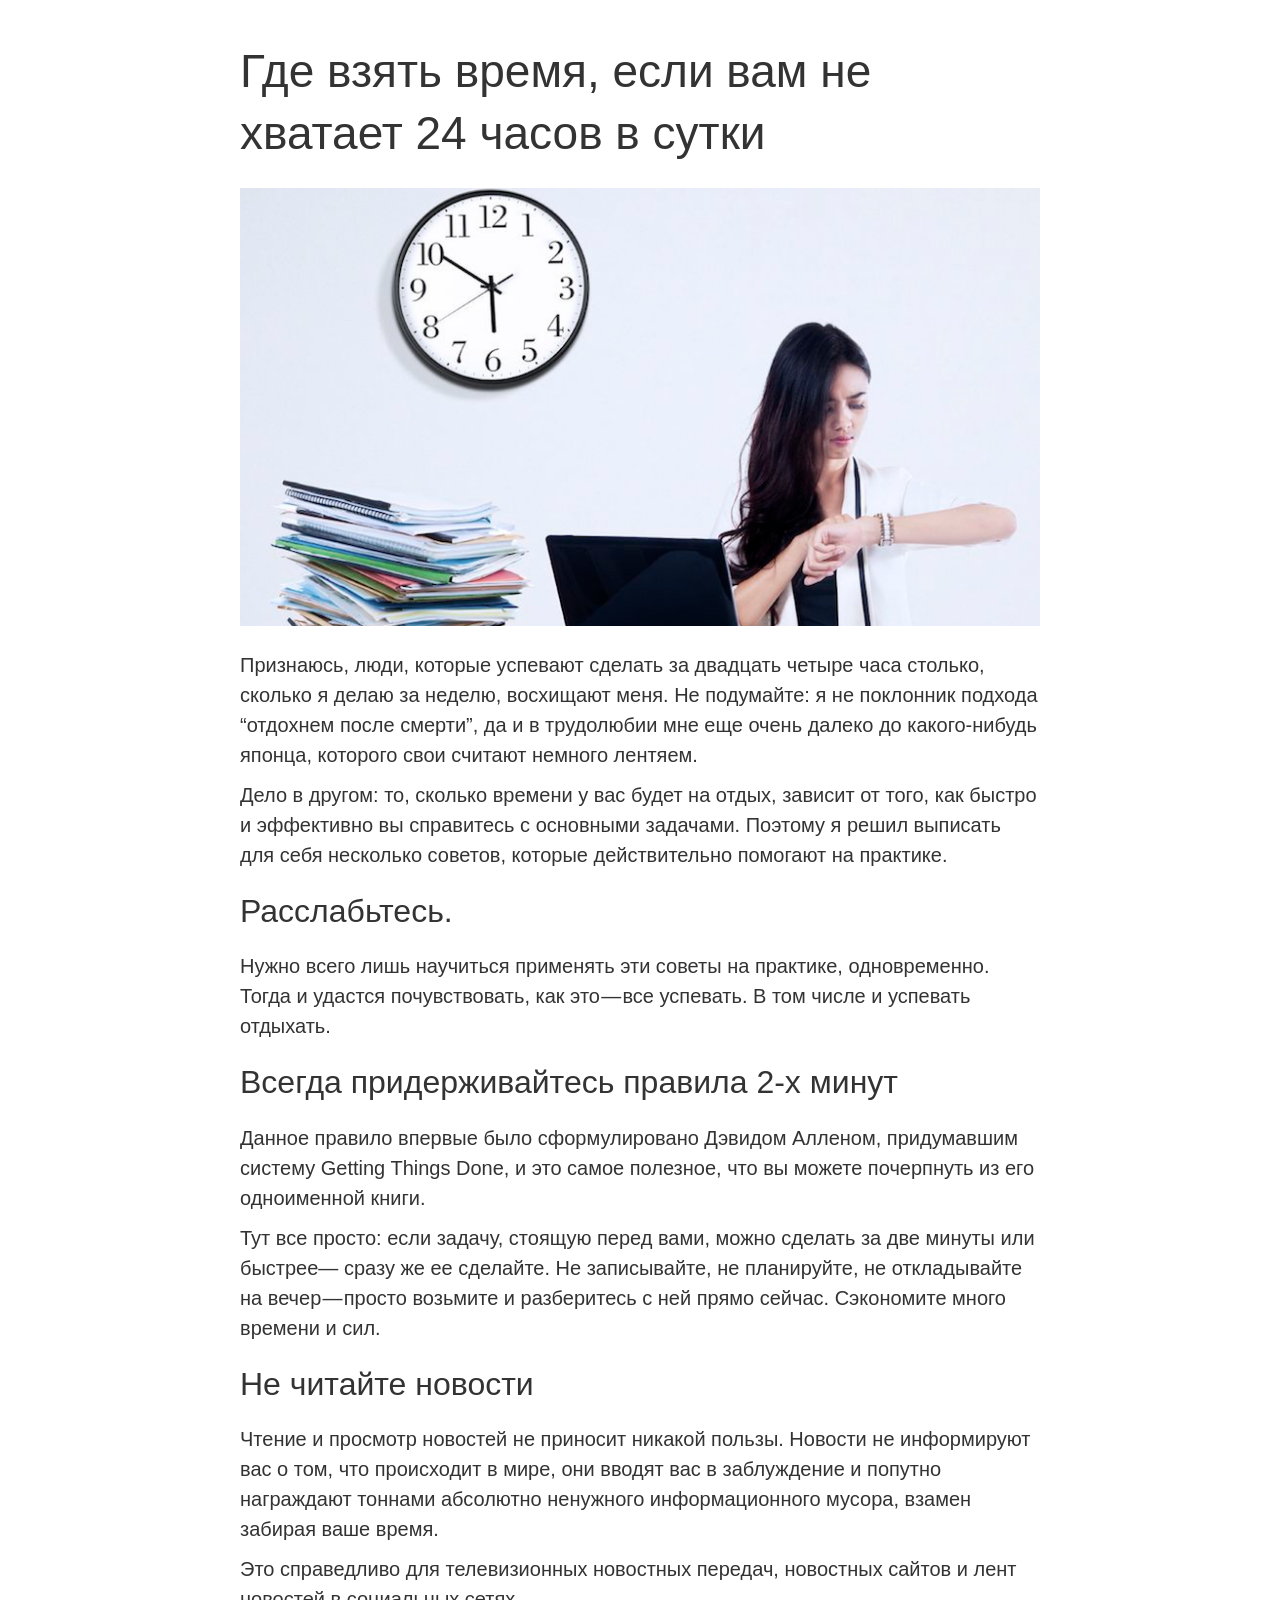
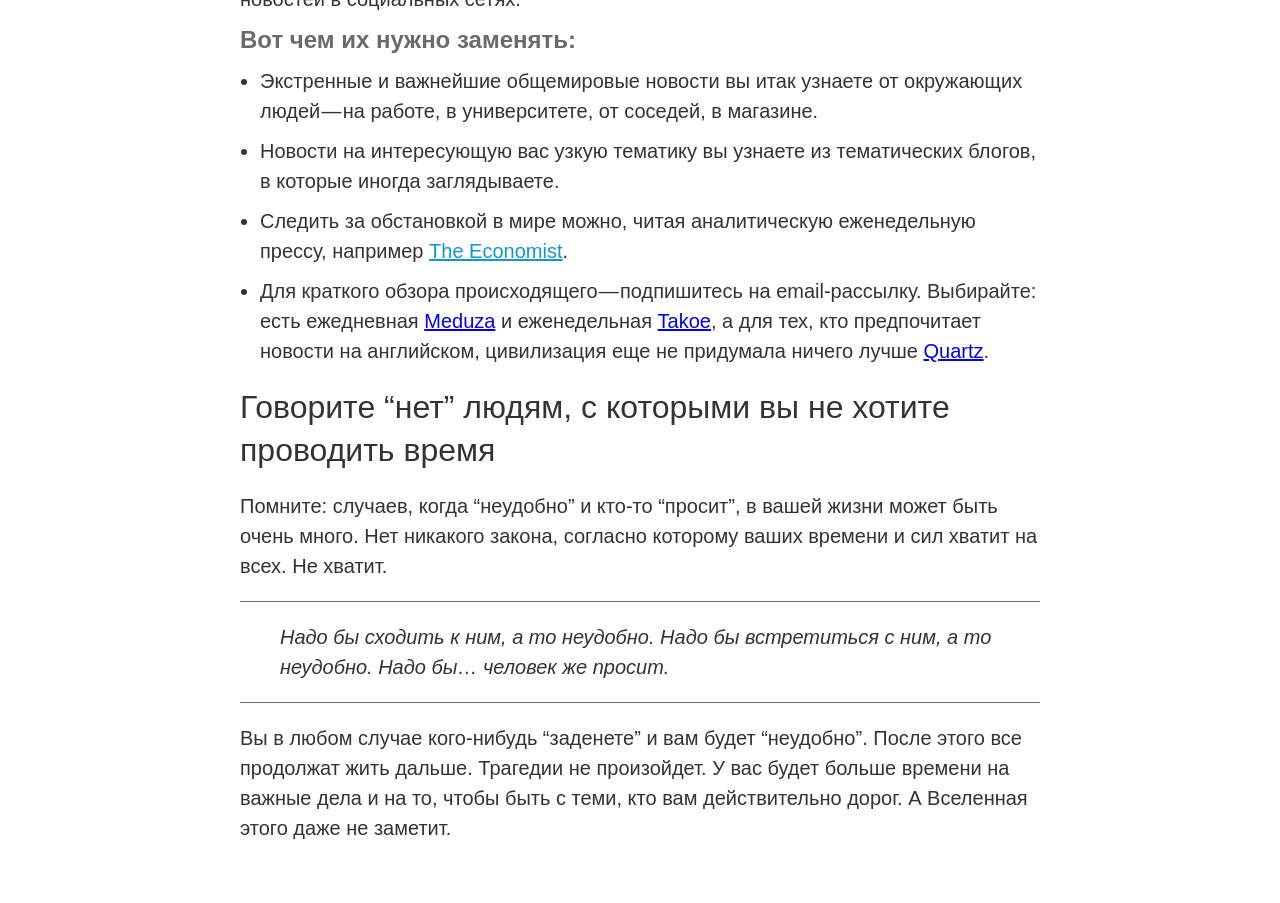
<file: 2-broken-article/index.html>
<!DOCTYPE html>
<html>
    <head>
        <meta charset="utf-8">
        <title>Где взять время, если вам не хватает 24 часов в сутки</title>
        <link href="css/style.css" rel="stylesheet">
    </head>
    <body class="article_wrapper">
        <div class="text_section">
            <h1 class="main_title">Где взять время, если вам не хватает 24 часов в сутки</h1>
            <img src="images/work.png" alt="Работа и время" class="article_photo">
            <p class="text">
                Признаюсь, люди, которые успевают сделать за двадцать четыре часа столько, сколько я делаю за неделю, восхищают меня. Не подумайте: я не поклонник подхода “отдохнем после смерти”, да и в трудолюбии мне еще очень далеко до какого-нибудь японца, которого свои считают немного лентяем.
            </p>
            <p class="text">
                Дело в другом: то, сколько времени у вас будет на отдых, зависит от того, как быстро и эффективно вы справитесь с основными задачами. Поэтому я решил выписать для себя несколько советов, которые действительно помогают на практике.
            </p>
        </div>

        <div class="text_section">
            <h2 class="paragraph_title">Расслабьтесь.</h2>
            <p class="text">
                Нужно всего лишь научиться применять эти советы на практике, одновременно. Тогда и удастся почувствовать, как это — все успевать. В том числе и успевать отдыхать.
            </p>
        </div>

        <div class="text_section">
            <h2 class="paragraph_title">Всегда придерживайтесь правила 2-х минут</h2>
            <p class="text">
                Данное правило впервые было сформулировано Дэвидом Алленом, придумавшим систему Getting Things Done, и это самое полезное, что вы можете почерпнуть из его одноименной книги.
            </p>
            <p class="text">
                Тут все просто: если задачу, стоящую перед вами, можно сделать за две минуты или быстрее— сразу же ее сделайте. Не записывайте, не планируйте, не откладывайте на вечер — просто возьмите и разберитесь с ней прямо сейчас. Сэкономите много времени и сил.
            </p>
        </div>

        <div class="text_section">
            <h2 class="paragraph_title">Не читайте новости</h2>
            <p class="text">
                Чтение и просмотр новостей не приносит никакой пользы. Новости не информируют вас о том, что происходит в мире, они вводят вас в заблуждение и попутно награждают тоннами абсолютно ненужного информационного мусора, взамен забирая ваше время.
            </p>
            <p class="text">
                Это справедливо для телевизионных новостных передач, новостных сайтов и лент новостей в социальных сетях.
            </p>
            
            <h3 class="list_title">Вот чем их нужно заменять:</h3>
            <ul class="list">
                <li class="list_item">
                    Экстренные и важнейшие общемировые новости вы итак узнаете от окружающих людей — на работе, в университете, от соседей, в магазине.
                </li>
                <li class="list_item">
                    Новости на интересующую вас узкую тематику вы узнаете из тематических блогов, в которые иногда заглядываете.
                </li>
                <li class="list_item">
                    Следить за обстановкой в мире можно, читая аналитическую еженедельную прессу, например <a href="https://www.economist.com/" class="link">The Economist</a>.
                </li>
                <li class="list_item">
                    Для краткого обзора происходящего — подпишитесь на email-рассылку. Выбирайте: есть ежедневная <a href="https://meduza.io/">Meduza</a> и еженедельная <a href="http://takoe.co/">Takoe</a>, а для тех, кто предпочитает новости на английском, цивилизация еще не придумала ничего лучше <a href="https://qz.com/emails/daily-brief/">Quartz</a>.
                </li>
            </ul>
        </div>

        <div class="text_section">
            <h2 class="paragraph_title">Говорите “нет” людям, с которыми вы не хотите проводить время</h2>
            <p class="text">
                Помните: случаев, когда “неудобно” и кто-то “просит”, в вашей жизни может быть очень много. Нет никакого закона, согласно которому ваших времени и сил хватит на всех. Не хватит.
            </p>
            <blockquote class="quote">
                Надо бы сходить к ним, а то неудобно. Надо бы встретиться с ним, а то неудобно. Надо бы… человек же просит.
	    </blockquote>
            <p class="text">
                Вы в любом случае кого-нибудь “заденете” и вам будет “неудобно”. После этого все продолжат жить дальше. Трагедии не произойдет. У вас будет больше времени на важные дела и на то, чтобы быть с теми, кто вам действительно дорог. А Вселенная этого даже не заметит.
            </p>
        </div>
    </body>
</html>
</file>
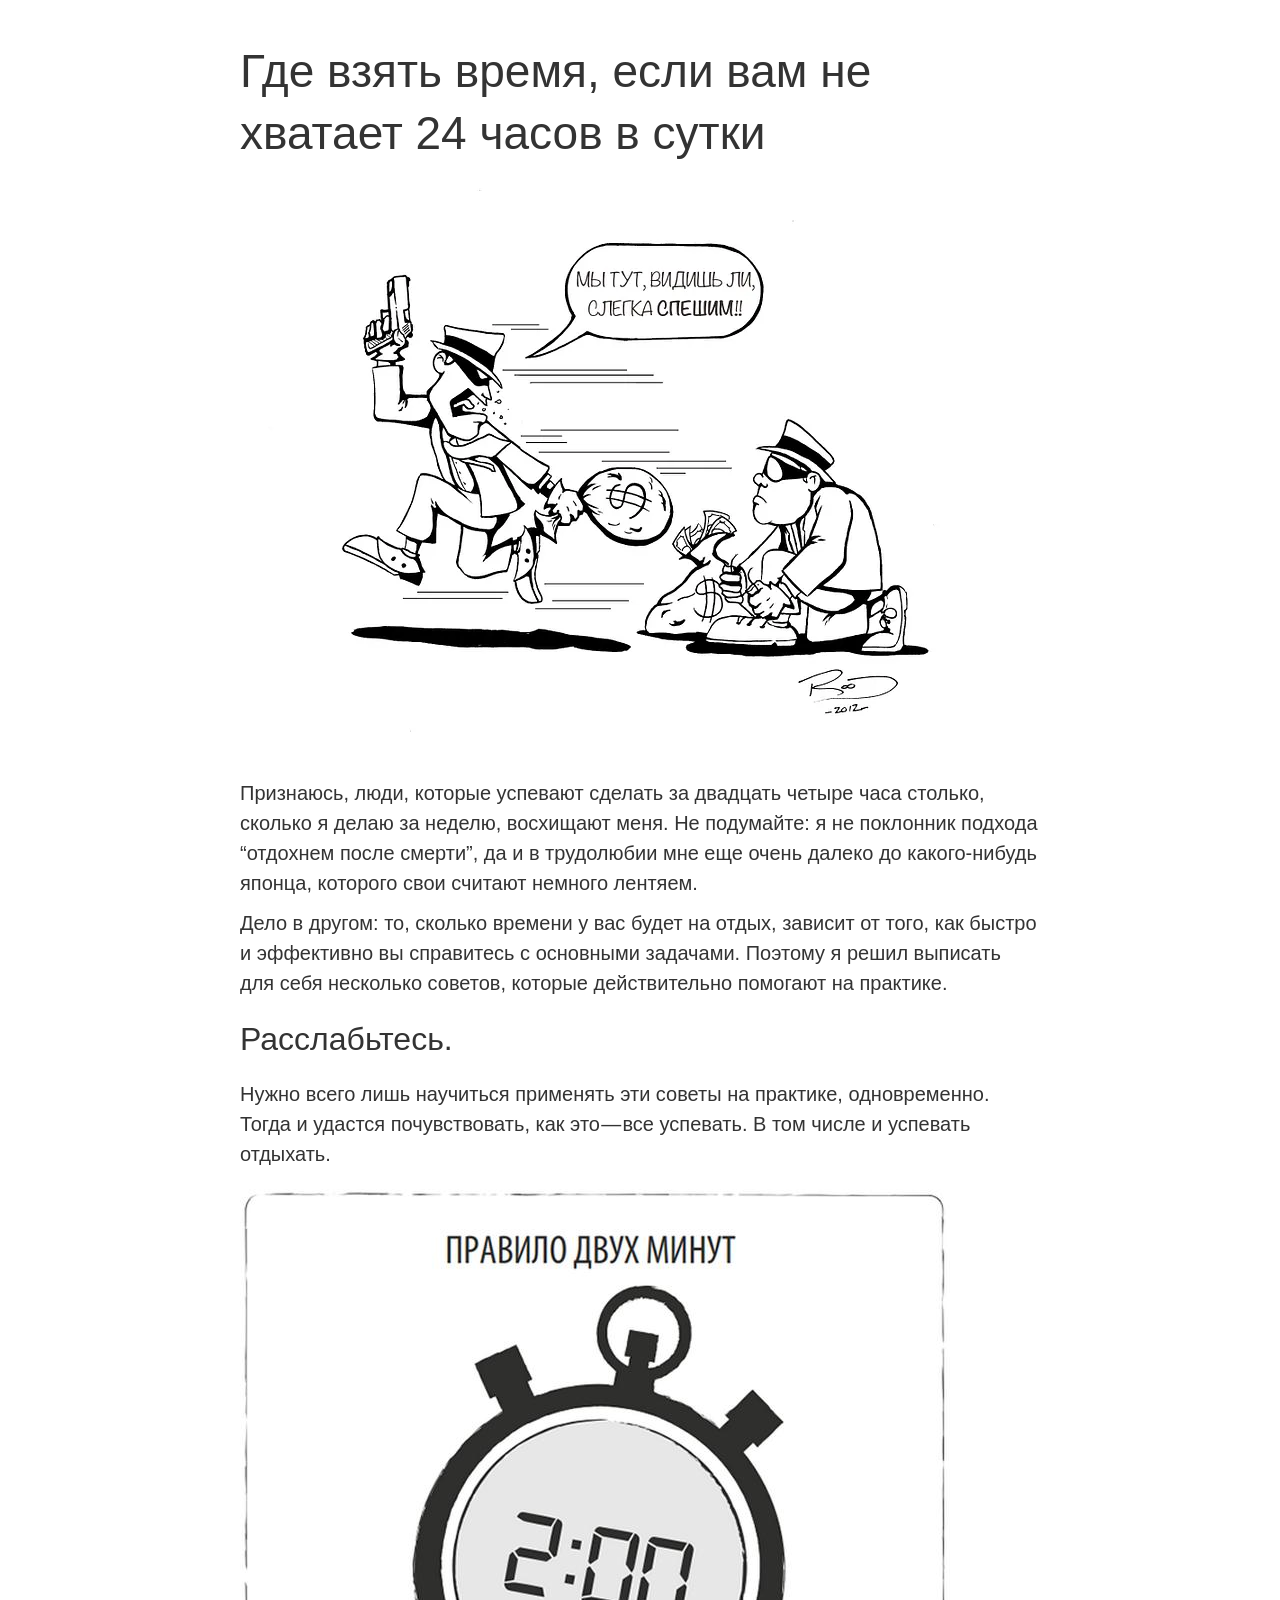
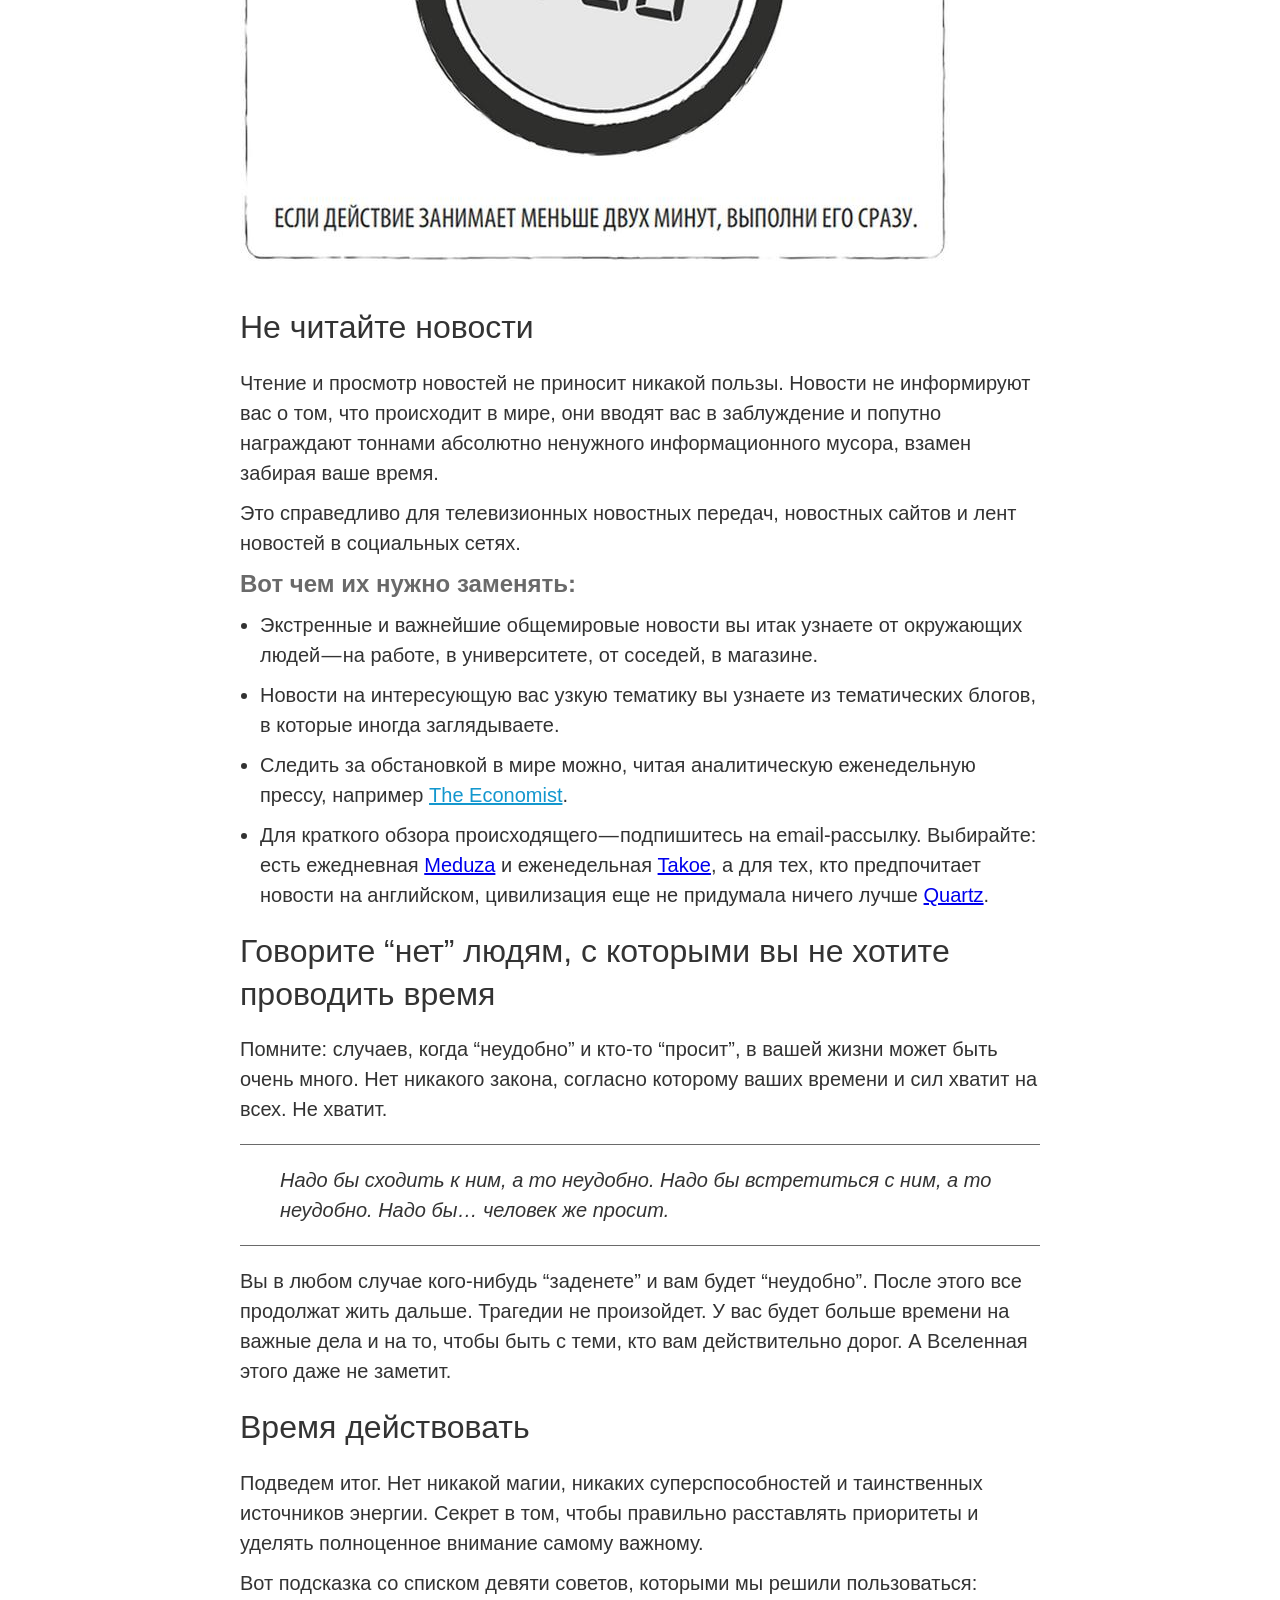
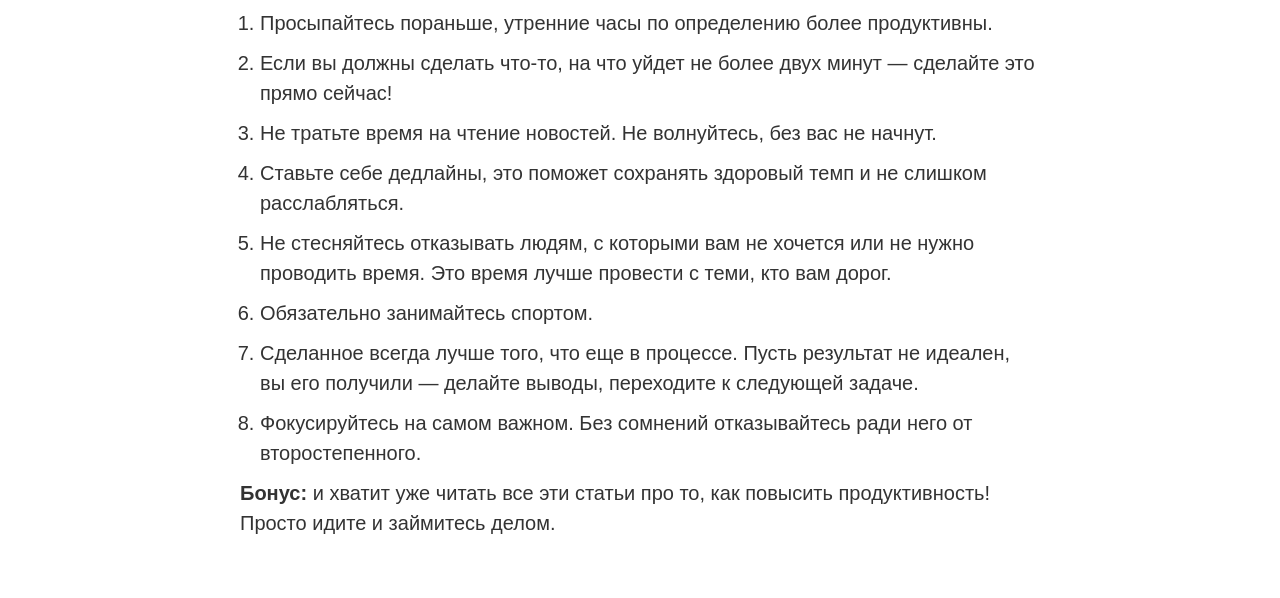
<file: 3-old-article/index.html>
<!DOCTYPE html>
<html>
    <head>
        <meta charset="utf-8">
        <title>Где взять время, если вам не хватает 24 часов в сутки</title>
        <link href="css/style.css" rel="stylesheet">
    </head>
    <body class="article_wrapper">
        <div class="text_section">
            <h1 class="main_title">Где взять время, если вам не хватает 24 часов в сутки</h1>
            <img src="images/robbers.png" alt="Мы тут, видишь ли, слегка спешим!" class="article_photo">
            <p class="text">
                Признаюсь, люди, которые успевают сделать за двадцать четыре часа столько, сколько я делаю за неделю, восхищают меня. Не подумайте: я не поклонник подхода “отдохнем после смерти”, да и в трудолюбии мне еще очень далеко до какого-нибудь японца, которого свои считают немного лентяем.
            </p>
            <p class="text">
                Дело в другом: то, сколько времени у вас будет на отдых, зависит от того, как быстро и эффективно вы справитесь с основными задачами. Поэтому я решил выписать для себя несколько советов, которые действительно помогают на практике.
            </p>
        </div>

        <div class="text_section">
            <h2 class="paragraph_title">Расслабьтесь.</h2>
            <p class="text">
                Нужно всего лишь научиться применять эти советы на практике, одновременно. Тогда и удастся почувствовать, как это — все успевать. В том числе и успевать отдыхать.
            </p>
        </div>

        <div class="text_section">
            <img src="images/2min.jpg" alt="Правило двух минут: если действие занимает меньше двух минут, выполни его сразу" class="article_photo">
        </div>

        <div class="text_section">
            <h2 class="paragraph_title">Не читайте новости</h2>
            <p class="text">
                Чтение и просмотр новостей не приносит никакой пользы. Новости не информируют вас о том, что происходит в мире, они вводят вас в заблуждение и попутно награждают тоннами абсолютно ненужного информационного мусора, взамен забирая ваше время.
            </p>
            <p class="text">
                Это справедливо для телевизионных новостных передач, новостных сайтов и лент новостей в социальных сетях.
            </p>

            <h3 class="list_title">Вот чем их нужно заменять:</h3>
            <ul class="list">
                <li class="list_item">
                    Экстренные и важнейшие общемировые новости вы итак узнаете от окружающих людей — на работе, в университете, от соседей, в магазине.
                </li>
                <li class="list_item">
                    Новости на интересующую вас узкую тематику вы узнаете из тематических блогов, в которые иногда заглядываете.
                </li>
                <li class="list_item">
                    Следить за обстановкой в мире можно, читая аналитическую еженедельную прессу, например <a href="https://www.economist.com/" class="link">The Economist</a>.
                </li>
                <li class="list_item">
                    Для краткого обзора происходящего — подпишитесь на email-рассылку. Выбирайте: есть ежедневная <a href="https://meduza.io/">Meduza</a> и еженедельная <a href="http://takoe.co/">Takoe</a>, а для тех, кто предпочитает новости на английском, цивилизация еще не придумала ничего лучше <a href="https://qz.com/emails/daily-brief/">Quartz</a>.
                </li>
            </ul>
        </div>

        <div class="text_section">
            <h2 class="paragraph_title">Говорите “нет” людям, с которыми вы не хотите проводить время</h2>
            <p class="text">
                Помните: случаев, когда “неудобно” и кто-то “просит”, в вашей жизни может быть очень много. Нет никакого закона, согласно которому ваших времени и сил хватит на всех. Не хватит.
            </p>
            <blockquote class="quote">
                Надо бы сходить к ним, а то неудобно. Надо бы встретиться с ним, а то неудобно. Надо бы… человек же просит.
            </blockquote>
            <p class="text">
                Вы в любом случае кого-нибудь “заденете” и вам будет “неудобно”. После этого все продолжат жить дальше. Трагедии не произойдет. У вас будет больше времени на важные дела и на то, чтобы быть с теми, кто вам действительно дорог. А Вселенная этого даже не заметит.
            </p>
        </div>
        <div class="text_section">
            <h2 class="paragraph_title">Время действовать</h2>
            <p class="text">
                Подведем итог. Нет никакой магии, никаких суперспособностей и таинственных источников энергии. Секрет в том, чтобы правильно расставлять приоритеты и уделять полноценное внимание самому важному.
            </p>
            <p class="text">
                Вот подсказка со списком девяти советов, которыми мы решили пользоваться:
            </p>
            <ol class="list">
                <li class="list_item">Просыпайтесь пораньше, утренние часы по определению более продуктивны.</li>
                <li class="list_item">Если вы должны сделать что-то, на что уйдет не более двух минут — сделайте это прямо сейчас!</li>
                <li class="list_item">Не тратьте время на чтение новостей. Не волнуйтесь, без вас не начнут.</li>
                <li class="list_item">Ставьте себе дедлайны, это поможет сохранять здоровый темп и не слишком расслабляться.</li>
                <li class="list_item">Не стесняйтесь отказывать людям, с которыми вам не хочется или не нужно проводить время. Это время лучше провести с теми, кто вам дорог.</li>
                <li class="list_item">Обязательно занимайтесь спортом.</li>
                <li class="list_item">Сделанное всегда лучше того, что еще в процессе. Пусть результат не идеален, вы его получили — делайте выводы, переходите к следующей задаче.</li>
                <li class="list_item">Фокусируйтесь на самом важном. Без сомнений отказывайтесь ради него от второстепенного.</li>
            </ol>
            <p class="text">
                <strong>Бонус:</strong> и хватит уже читать все эти статьи про то, как повысить продуктивность! Просто идите и займитесь делом.
            </p>
        </div>
    </body>
</html>
</file>
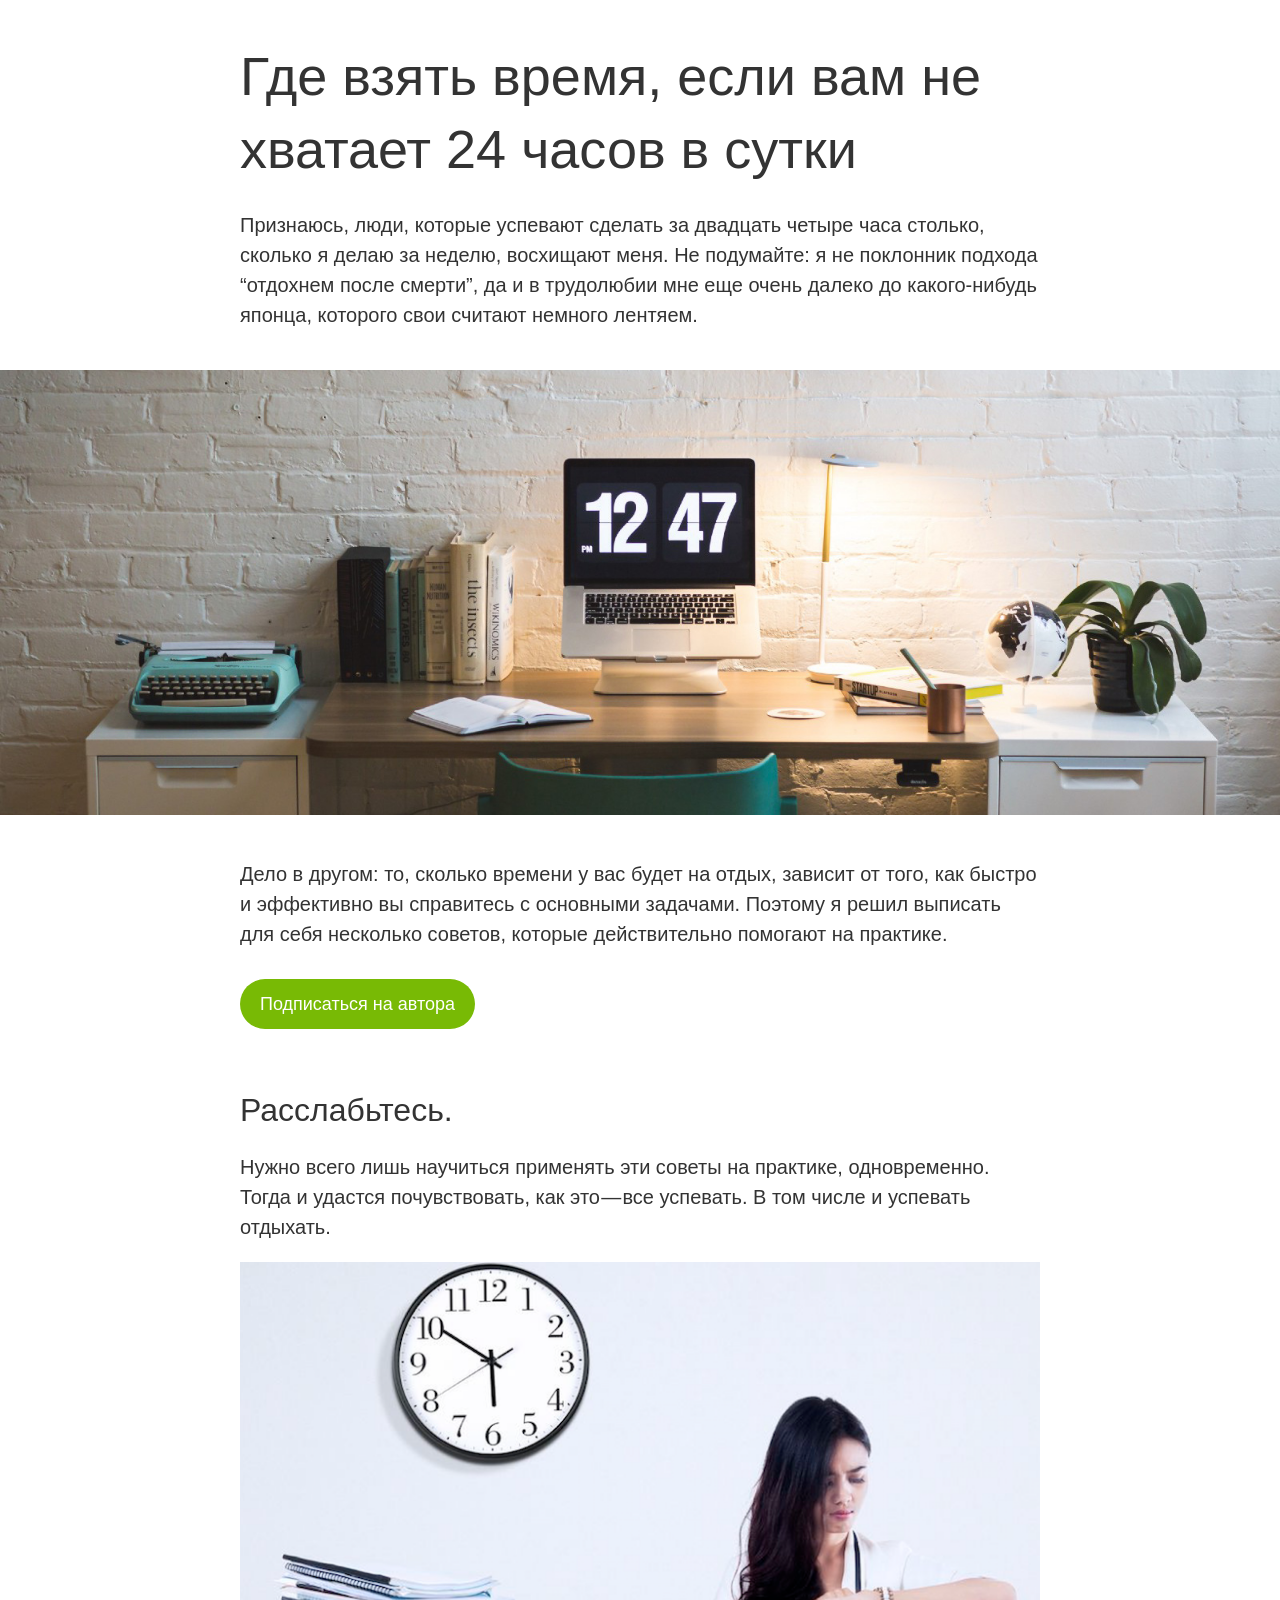
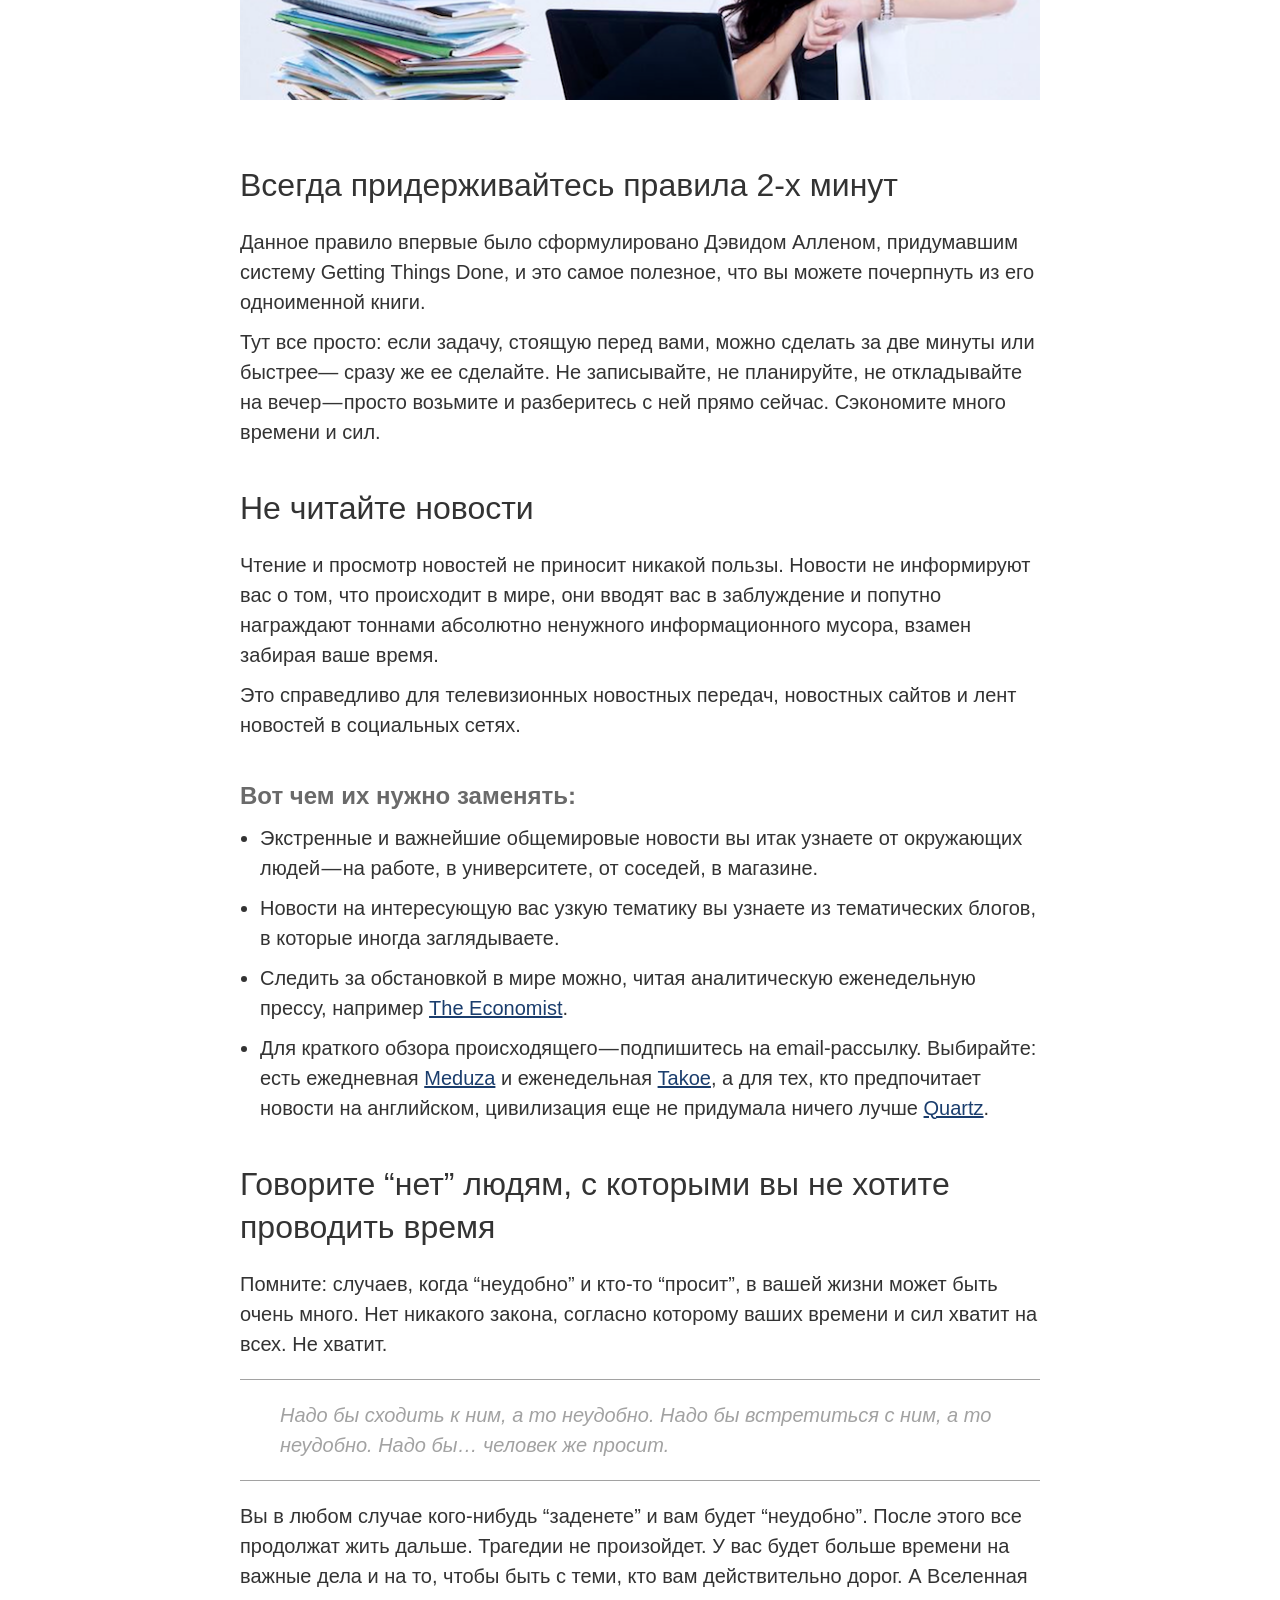
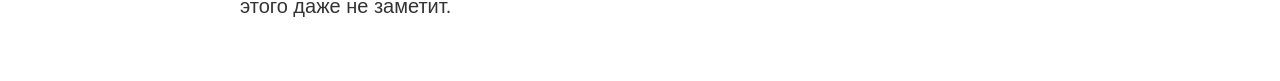
<file: 6-old-article-with-css/index.html>
<!DOCTYPE html>
<html>
    <head>
        <meta charset="utf-8">
        <title>Где взять время, если вам не хватает 24 часов в сутки</title>
        <link href="css/style.css" rel="stylesheet">
    </head>
    <body class="article_wrapper">
        <div class="text_section">
            <h1 class="main_title">Где взять время, если вам не хватает 24 часов в сутки</h1>
            <p class="text">
                Признаюсь, люди, которые успевают сделать за двадцать четыре часа столько, сколько я делаю за неделю, восхищают меня. Не подумайте: я не поклонник подхода “отдохнем после смерти”, да и в трудолюбии мне еще очень далеко до какого-нибудь японца, которого свои считают немного лентяем.
            </p>
        </div>
        <img src="images/time.jpg" alt="Работа и время" class="full_screen_photo">
        <div class="text_section">
            <p class="text">
                Дело в другом: то, сколько времени у вас будет на отдых, зависит от того, как быстро и эффективно вы справитесь с основными задачами. Поэтому я решил выписать для себя несколько советов, которые действительно помогают на практике.
            </p>
            <button class="article_button">
                Подписаться на автора
            </button>
        </div>

        <div class="text_section">
            <h2 class="paragraph_title">Расслабьтесь.</h2>
            <p class="text">
                Нужно всего лишь научиться применять эти советы на практике, одновременно. Тогда и удастся почувствовать, как это — все успевать. В том числе и успевать отдыхать.
            </p>
        </div>

        <div class="text_section">
            <img src="images/photo.png" alt="Работа и время" class="article_photo">
            <h2 class="paragraph_title">Всегда придерживайтесь правила 2-х минут</h2>
            <p class="text">
                Данное правило впервые было сформулировано Дэвидом Алленом, придумавшим систему Getting Things Done, и это самое полезное, что вы можете почерпнуть из его одноименной книги.
            </p>
            <p class="text">
                Тут все просто: если задачу, стоящую перед вами, можно сделать за две минуты или быстрее— сразу же ее сделайте. Не записывайте, не планируйте, не откладывайте на вечер — просто возьмите и разберитесь с ней прямо сейчас. Сэкономите много времени и сил.
            </p>
        </div>

        <div class="text_section">
            <h2 class="paragraph_title">Не читайте новости</h2>
            <p class="text">
                Чтение и просмотр новостей не приносит никакой пользы. Новости не информируют вас о том, что происходит в мире, они вводят вас в заблуждение и попутно награждают тоннами абсолютно ненужного информационного мусора, взамен забирая ваше время.
            </p>
            <p class="text">
                Это справедливо для телевизионных новостных передач, новостных сайтов и лент новостей в социальных сетях.
            </p>
            
            <h3 class="list_title">Вот чем их нужно заменять:</h3>
            <ul class="list">
                <li class="list_item">
                    Экстренные и важнейшие общемировые новости вы итак узнаете от окружающих людей — на работе, в университете, от соседей, в магазине.
                </li>
                <li class="list_item">
                    Новости на интересующую вас узкую тематику вы узнаете из тематических блогов, в которые иногда заглядываете.
                </li>
                <li class="list_item">
                    Следить за обстановкой в мире можно, читая аналитическую еженедельную прессу, например <a href="https://www.economist.com/" class="link">The Economist</a>.
                </li>
                <li class="list_item">
                    Для краткого обзора происходящего — подпишитесь на email-рассылку. Выбирайте: есть ежедневная <a href="https://meduza.io/">Meduza</a> и еженедельная <a href="http://takoe.co/">Takoe</a>, а для тех, кто предпочитает новости на английском, цивилизация еще не придумала ничего лучше <a href="https://qz.com/emails/daily-brief/">Quartz</a>.
                </li>
            </ul>
        </div>

        <div class="text_section">
            <h2 class="paragraph_title">Говорите “нет” людям, с которыми вы не хотите проводить время</h2>
            <p class="text">
                Помните: случаев, когда “неудобно” и кто-то “просит”, в вашей жизни может быть очень много. Нет никакого закона, согласно которому ваших времени и сил хватит на всех. Не хватит.
            </p>
            <blockquote class="quote">
                Надо бы сходить к ним, а то неудобно. Надо бы встретиться с ним, а то неудобно. Надо бы… человек же просит.
            </blockquote>
            <p class="text">
                Вы в любом случае кого-нибудь “заденете” и вам будет “неудобно”. После этого все продолжат жить дальше. Трагедии не произойдет. У вас будет больше времени на важные дела и на то, чтобы быть с теми, кто вам действительно дорог. А Вселенная этого даже не заметит.
            </p>
        </div>
    </body>
</html>
</file>
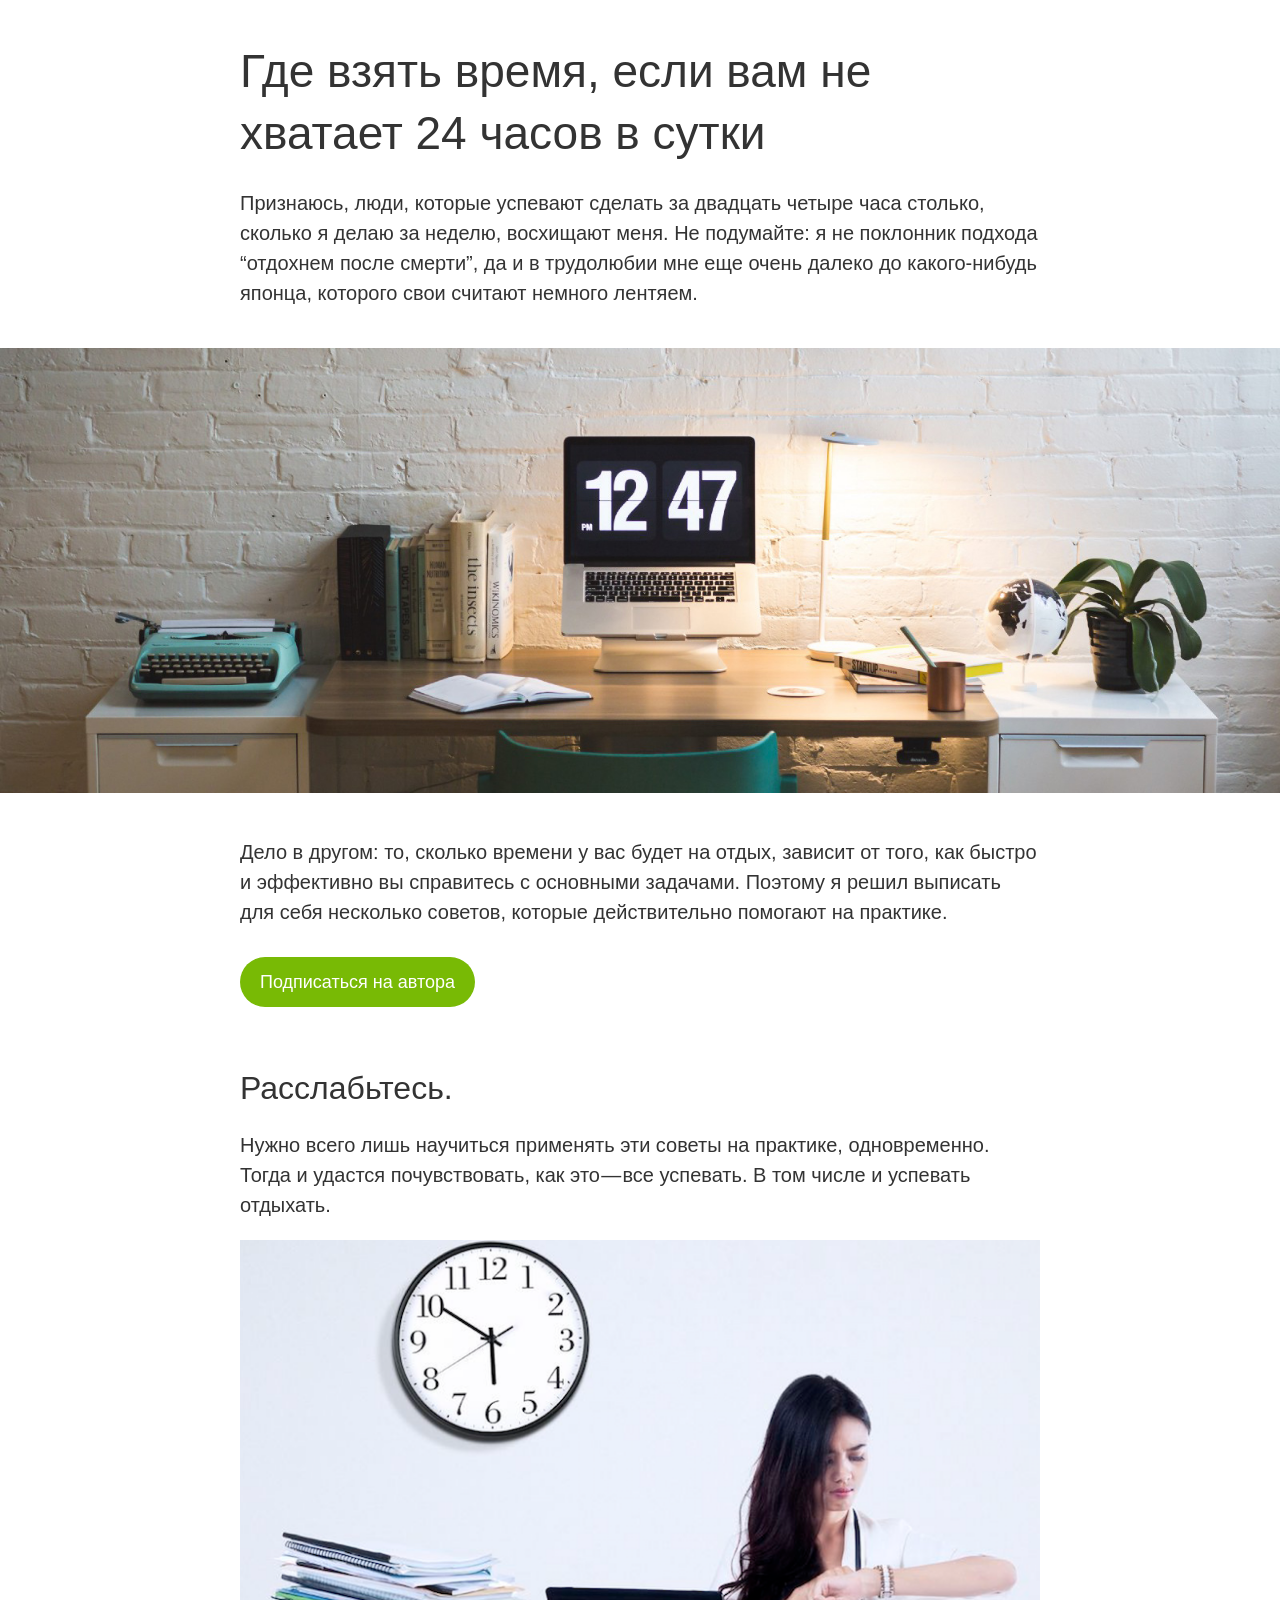
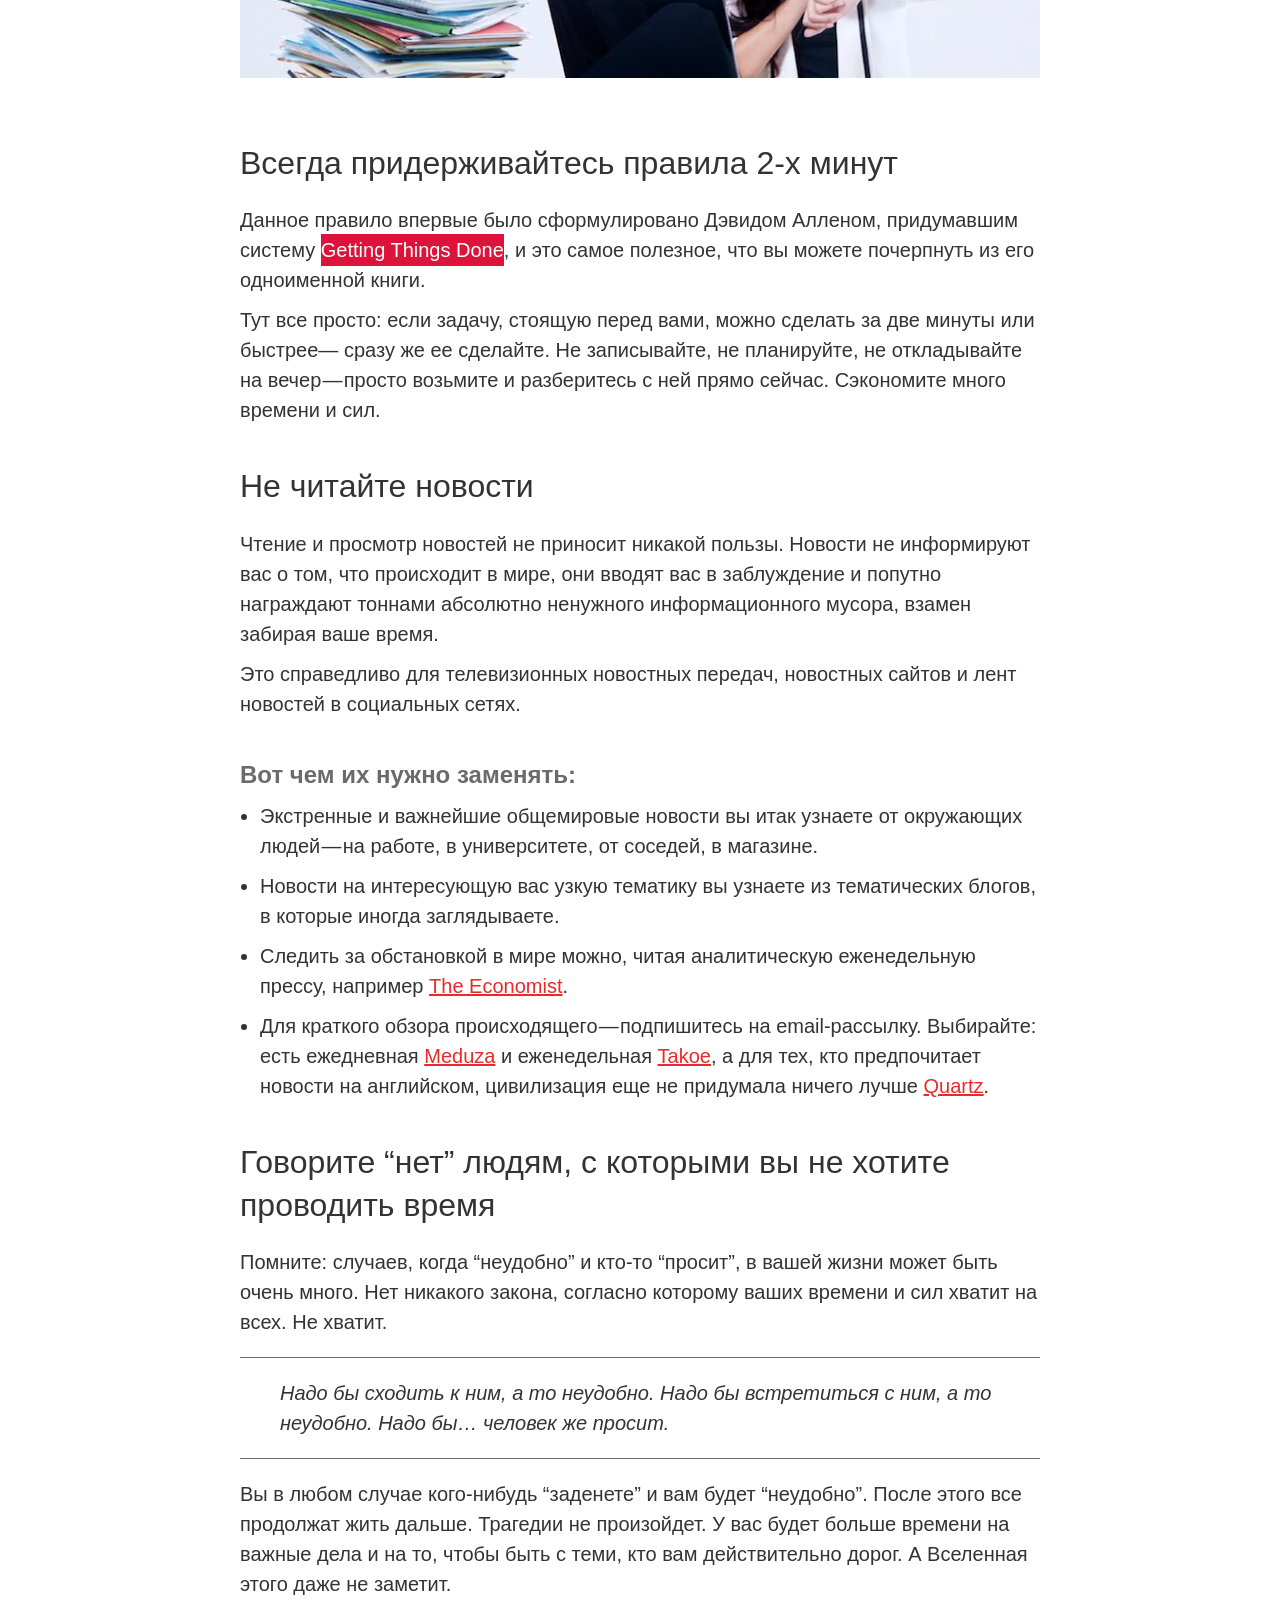
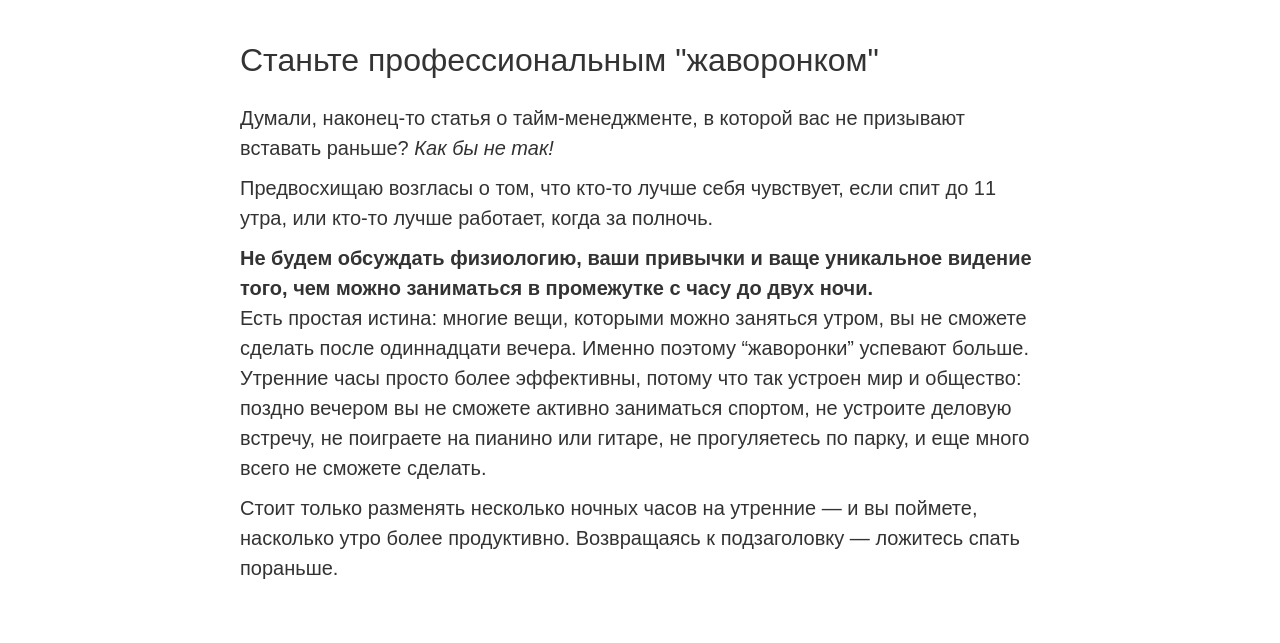
<file: 7-old-article-with-css/index.html>
<!DOCTYPE html>
<html>
    <head>
        <meta charset="utf-8">
        <title>Где взять время, если вам не хватает 24 часов в сутки</title>
        <link href="css/style.css" rel="stylesheet">
    </head>
    <body class="article_wrapper">
        <div class="text_section">
            <h1 class="main_title">Где взять время, если вам не хватает 24 часов в сутки</h1>
            <p class="text">
                Признаюсь, люди, которые успевают сделать за двадцать четыре часа столько, сколько я делаю за неделю, восхищают меня. Не подумайте: я не поклонник подхода “отдохнем после смерти”, да и в трудолюбии мне еще очень далеко до какого-нибудь японца, которого свои считают немного лентяем.
            </p>
        </div>
        <img src="images/time.jpg" alt="Работа и время" class="full_screen_photo">
        <div class="text_section">
            <p class="text">
                Дело в другом: то, сколько времени у вас будет на отдых, зависит от того, как быстро и эффективно вы справитесь с основными задачами. Поэтому я решил выписать для себя несколько советов, которые действительно помогают на практике.
            </p>
            <button class="article_button">
                Подписаться на автора
            </button>
        </div>

        <div class="text_section">
            <h2 class="paragraph_title">Расслабьтесь.</h2>
            <p class="text">
                Нужно всего лишь научиться применять эти советы на практике, одновременно. Тогда и удастся почувствовать, как это — все успевать. В том числе и успевать отдыхать.
            </p>
        </div>

        <div class="text_section">
            <img src="images/photo.png" alt="Работа и время" class="article_photo">
            <h2 class="paragraph_title">Всегда придерживайтесь правила 2-х минут</h2>
            <p class="text">
                Данное правило впервые было сформулировано Дэвидом Алленом, придумавшим систему <span>Getting Things Done</span>, и это самое полезное, что вы можете почерпнуть из его одноименной книги.
            </p>
            <p class="text">
                Тут все просто: если задачу, стоящую перед вами, можно сделать за две минуты или быстрее— сразу же ее сделайте. Не записывайте, не планируйте, не откладывайте на вечер — просто возьмите и разберитесь с ней прямо сейчас. Сэкономите много времени и сил.
            </p>
        </div>

        <div class="text_section">
            <h2 class="paragraph_title">Не читайте новости</h2>
            <p class="text">
                Чтение и просмотр новостей не приносит никакой пользы. Новости не информируют вас о том, что происходит в мире, они вводят вас в заблуждение и попутно награждают тоннами абсолютно ненужного информационного мусора, взамен забирая ваше время.
            </p>
            <p class="text">
                Это справедливо для телевизионных новостных передач, новостных сайтов и лент новостей в социальных сетях.
            </p>
            
            <h3 class="list_title">Вот чем их нужно заменять:</h3>
            <ul class="list">
                <li class="list_item">
                    Экстренные и важнейшие общемировые новости вы итак узнаете от окружающих людей — на работе, в университете, от соседей, в магазине.
                </li>
                <li class="list_item">
                    Новости на интересующую вас узкую тематику вы узнаете из тематических блогов, в которые иногда заглядываете.
                </li>
                <li class="list_item">
                    Следить за обстановкой в мире можно, читая аналитическую еженедельную прессу, например <a href="https://www.economist.com/" class="link">The Economist</a>.
                </li>
                <li class="list_item">
                    Для краткого обзора происходящего — подпишитесь на email-рассылку. Выбирайте: есть ежедневная <a href="https://meduza.io/">Meduza</a> и еженедельная <a href="http://takoe.co/">Takoe</a>, а для тех, кто предпочитает новости на английском, цивилизация еще не придумала ничего лучше <a href="https://qz.com/emails/daily-brief/">Quartz</a>.
                </li>
            </ul>
        </div>

        <div class="text_section">
            <h2 class="paragraph_title">Говорите “нет” людям, с которыми вы не хотите проводить время</h2>
            <p class="text">
                Помните: случаев, когда “неудобно” и кто-то “просит”, в вашей жизни может быть очень много. Нет никакого закона, согласно которому ваших времени и сил хватит на всех. Не хватит.
            </p>
            <blockquote class="quote">
                Надо бы сходить к ним, а то неудобно. Надо бы встретиться с ним, а то неудобно. Надо бы… человек же просит.
            </blockquote>
            <p class="text">
                Вы в любом случае кого-нибудь “заденете” и вам будет “неудобно”. После этого все продолжат жить дальше. Трагедии не произойдет. У вас будет больше времени на важные дела и на то, чтобы быть с теми, кто вам действительно дорог. А Вселенная этого даже не заметит.
            </p>
        </div>

 <div class="text_section">
            <h2 class="paragraph_title">Станьте профессиональным "жаворонком"</h2>
            <p class="text">
                Думали, наконец-то статья о тайм-менеджменте, в которой вас не призывают вставать раньше?
	    <em class="it"> Как бы не так!</em>
            </p>
            <p class="text">
                Предвосхищаю возгласы о том, что кто-то лучше себя чувствует, если спит до 11 утра, или кто-то лучше работает, когда за полночь.
            </p>
	    <p class="bold">
		Не будем обсуждать физиологию, ваши привычки и ваще уникальное видение того, чем можно заниматься в промежутке с часу до двух ночи.
	    </p>
	    <p class="text">
		Есть простая истина: многие вещи, которыми можно заняться утром, вы не сможете сделать после одиннадцати вечера. Именно поэтому “жаворонки” успевают больше. Утренние часы просто более эффективны, потому что так устроен мир и общество: поздно вечером вы не сможете активно заниматься спортом, не устроите деловую встречу, не поиграете на пианино или гитаре, не прогуляетесь по парку, и еще много всего не сможете сделать.
	    </p>
	    <p class="text">
		Стоит только разменять несколько ночных часов на утренние — и вы поймете, насколько утро более продуктивно. Возвращаясь к подзаголовку — ложитесь спать пораньше.
	    </p>
        </div>

    </body>
</html>
</file>
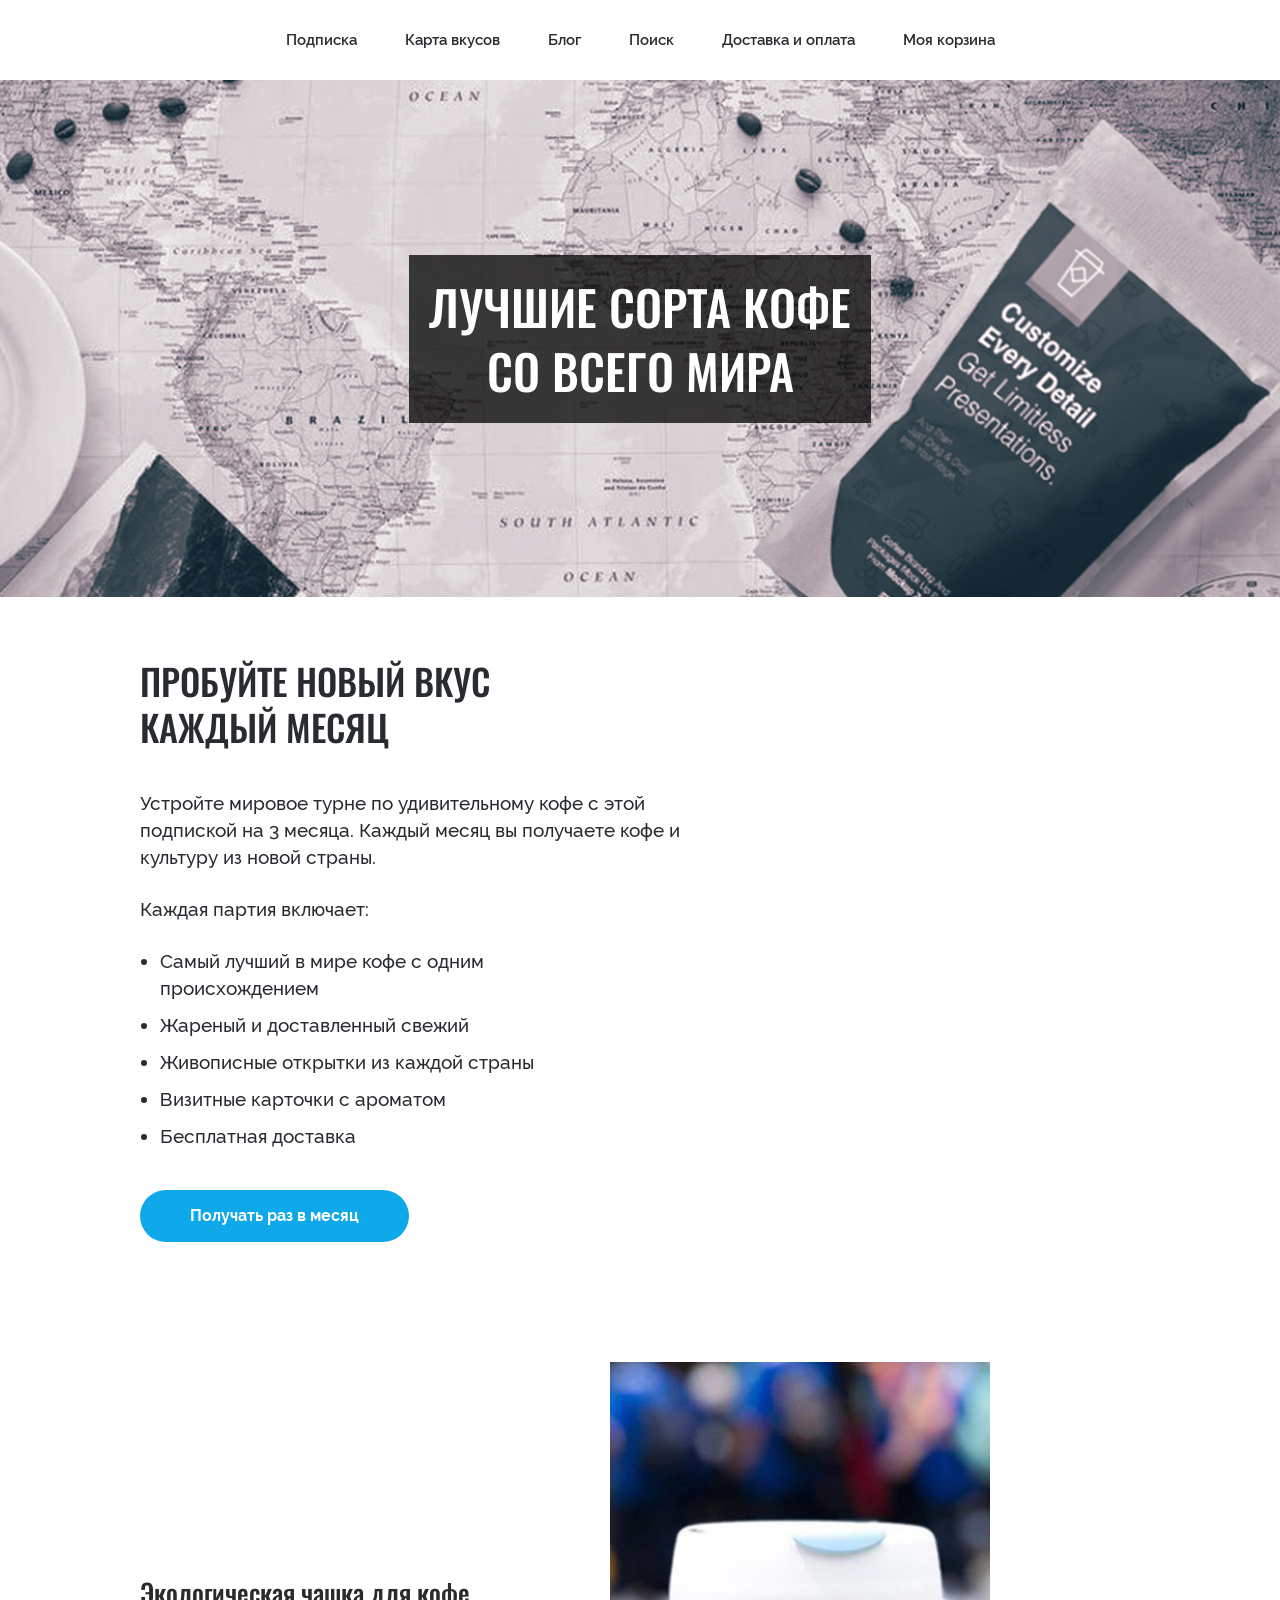
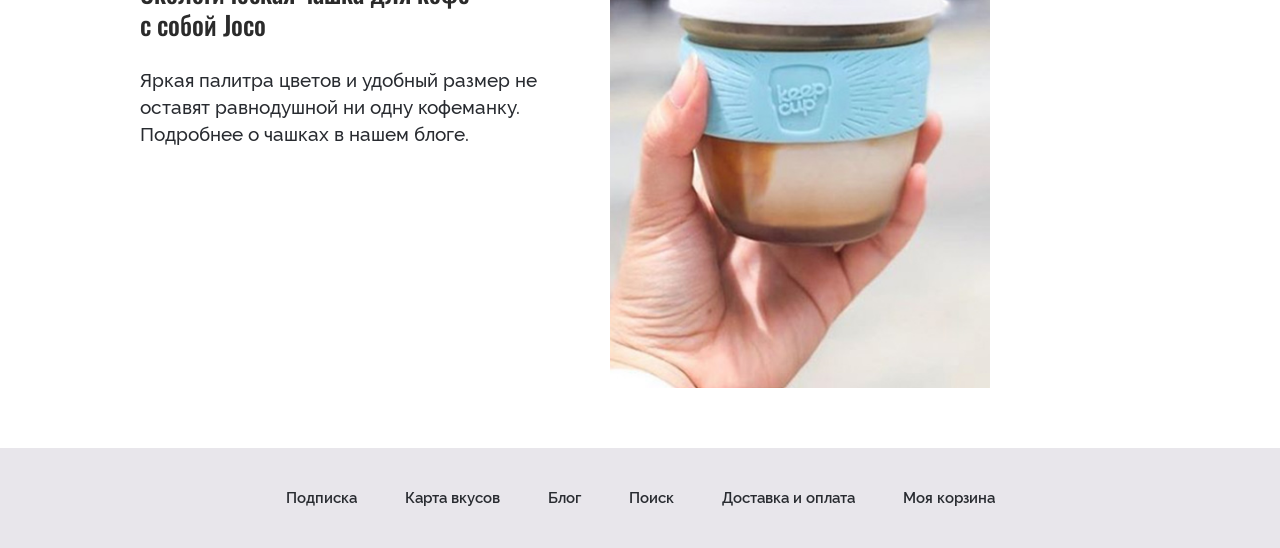
<file: Lab10/index.html>
<!DOCTYPE html>
<html lang="ru">
    <head>
        <meta charset="utf-8">
        <meta name="viewport" content="width=device-width, initial-scale=1">
        <title>Coffee Page</title>
        <link href="css/style.css" rel="stylesheet">
        <link href="https://fonts.googleapis.com/css?family=Oswald:500&display=swap&subset=cyrillic" rel="stylesheet">
    </head>
    <body>
        <header class="top_menu">
            <ul class="menu">
                <li class="menu_item">
                    <a href="#" class="menu_link">Подписка</a>
                </li>
                <li class="menu_item">
                    <a href="#" class="menu_link">Карта вкусов</a>
                </li>
                <li class="menu_item">
                    <a href="#" class="menu_link">Блог</a>
                </li>
                <li class="menu_item">
                    <a href="#" class="menu_link">Поиск</a>
                </li>
                <li class="menu_item">
                    <a href="#" class="menu_link">Доставка и оплата</a>
                </li>
                <li class="menu_item">
                    <a href="#" class="menu_link">Моя корзина</a>
                </li>
            </ul>
        </header>

        <div class="top_block_wrapper">
            <div class="top_block_title_wrapper">
                <h1 class="top_block_title">
                    Лучшие сорта кофе<br>со всего мира
                </h1>
            </div>
        </div>

        <section class="content_wrapper">
            <h2 class="content_title">Пробуйте новый вкус<br>каждый месяц</h2>
            <p class="text">
                Устройте мировое турне по удивительному кофе с этой подпиской на 3 месяца. Каждый месяц вы получаете кофе и культуру из новой страны.
            </p>
            <p class="text">
                Каждая партия включает:
            </p>
            <ul class="content_list">
                <li class="content_list_item">Самый лучший в мире кофе с одним происхождением</li>
                <li class="content_list_item">Жареный и доставленный свежий</li>
                <li class="content_list_item">Живописные открытки из каждой страны</li>
                <li class="content_list_item">Визитные карточки с ароматом</li>
                <li class="content_list_item">Бесплатная доставка</li>
            </ul>
            <a href="#" class="order_button">Получать раз в месяц</a>
        </section>

        <section class="content_wrapper">
            <div class="order_block">
                <div class="order_text_wrapper">
                    <h2 class="order_title">Экологическая чашка для кофе с собой Joco</h2>
                    <p class="text">Яркая палитра цветов и удобный размер не оставят равнодушной ни одну кофеманку. Подробнее о чашках в нашем блоге.</p>
                </div>
                <div class="order_picture_wrapper">
                    <img src="images/coffee.jpg" alt="Чашка Joco" width="380" height="380">
                </div>
            </div>
        </section>

        <footer class="bottom_menu">
            <ul class="menu">
                <li class="menu_item">
                    <a href="#" class="menu_link">Подписка</a>
                </li>
                <li class="menu_item">
                    <a href="#" class="menu_link">Карта вкусов</a>
                </li>
                <li class="menu_item">
                    <a href="#" class="menu_link">Блог</a>
                </li>
                <li class="menu_item">
                    <a href="#" class="menu_link">Поиск</a>
                </li>
                <li class="menu_item">
                    <a href="#" class="menu_link">Доставка и оплата</a>
                </li>
                <li class="menu_item">
                    <a href="#" class="menu_link">Моя корзина</a>
                </li>
            </ul>
        </footer>
    </body>
</html>
</file>
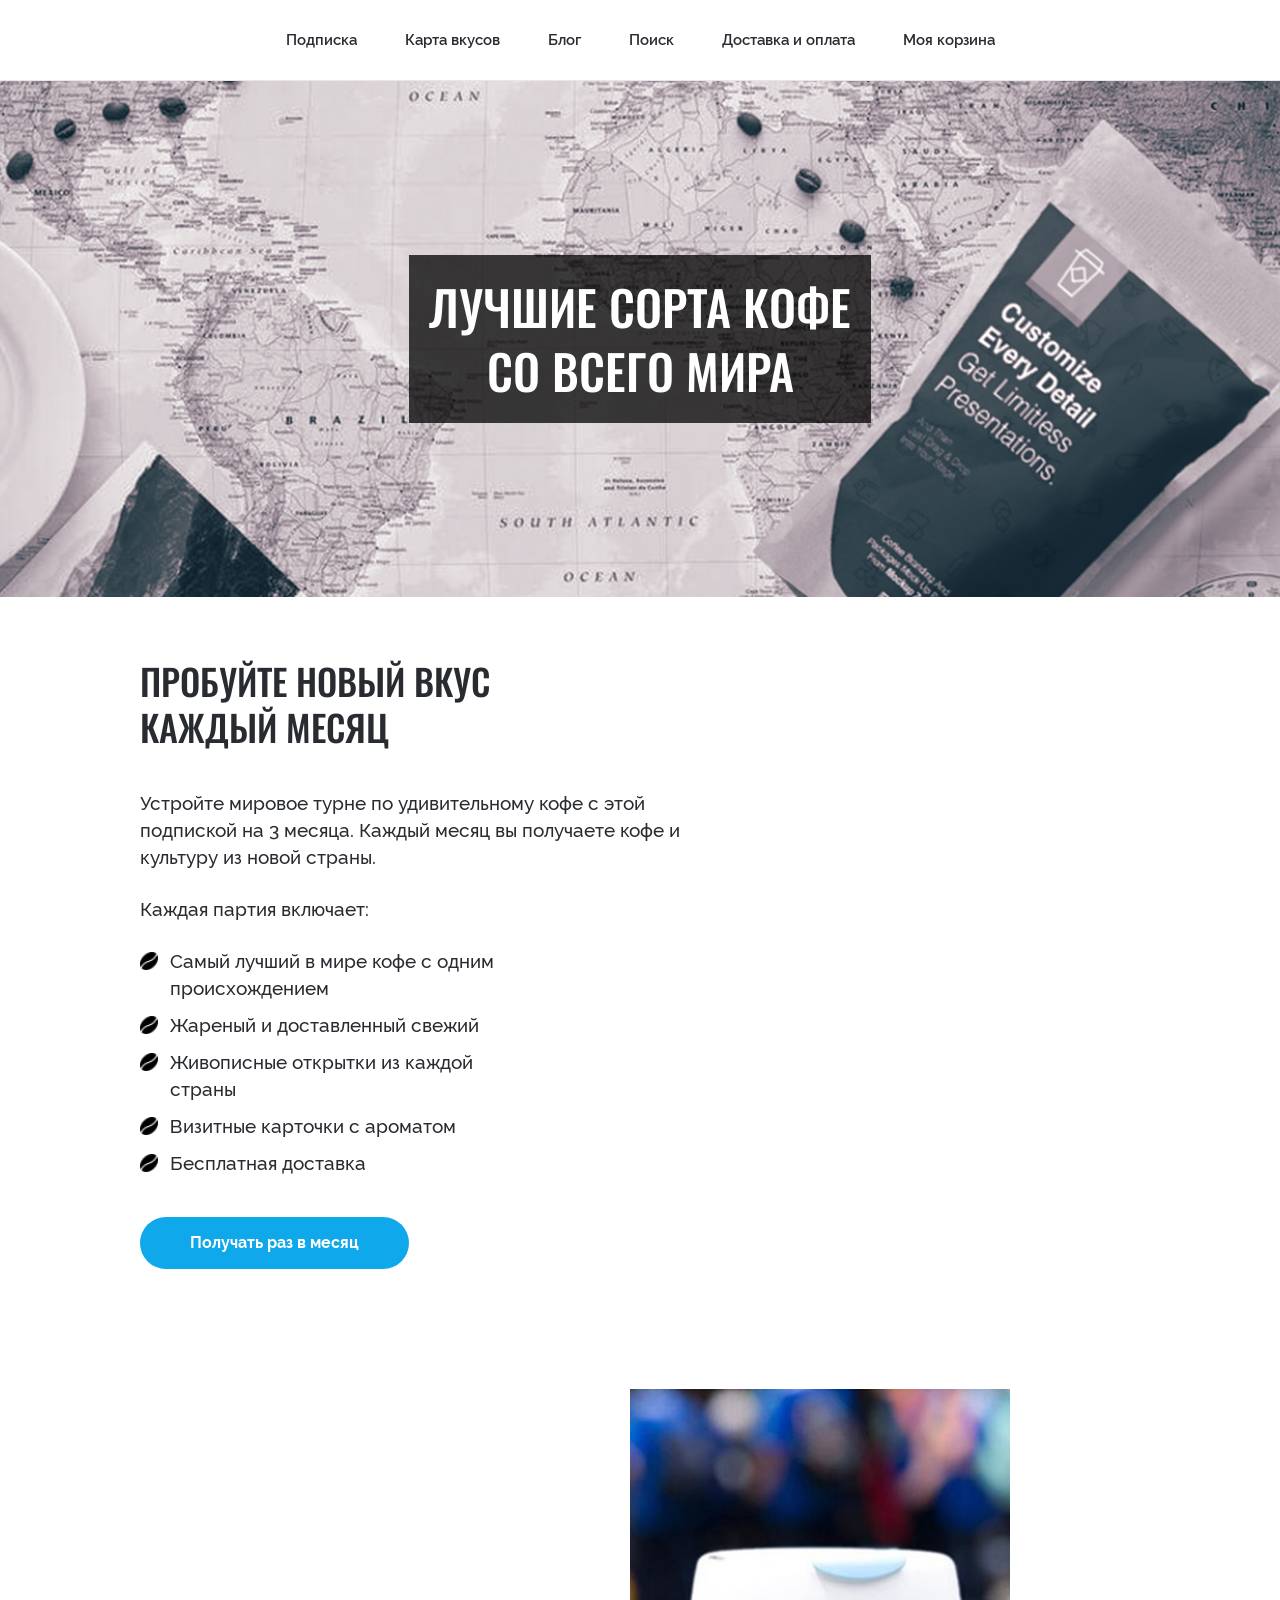
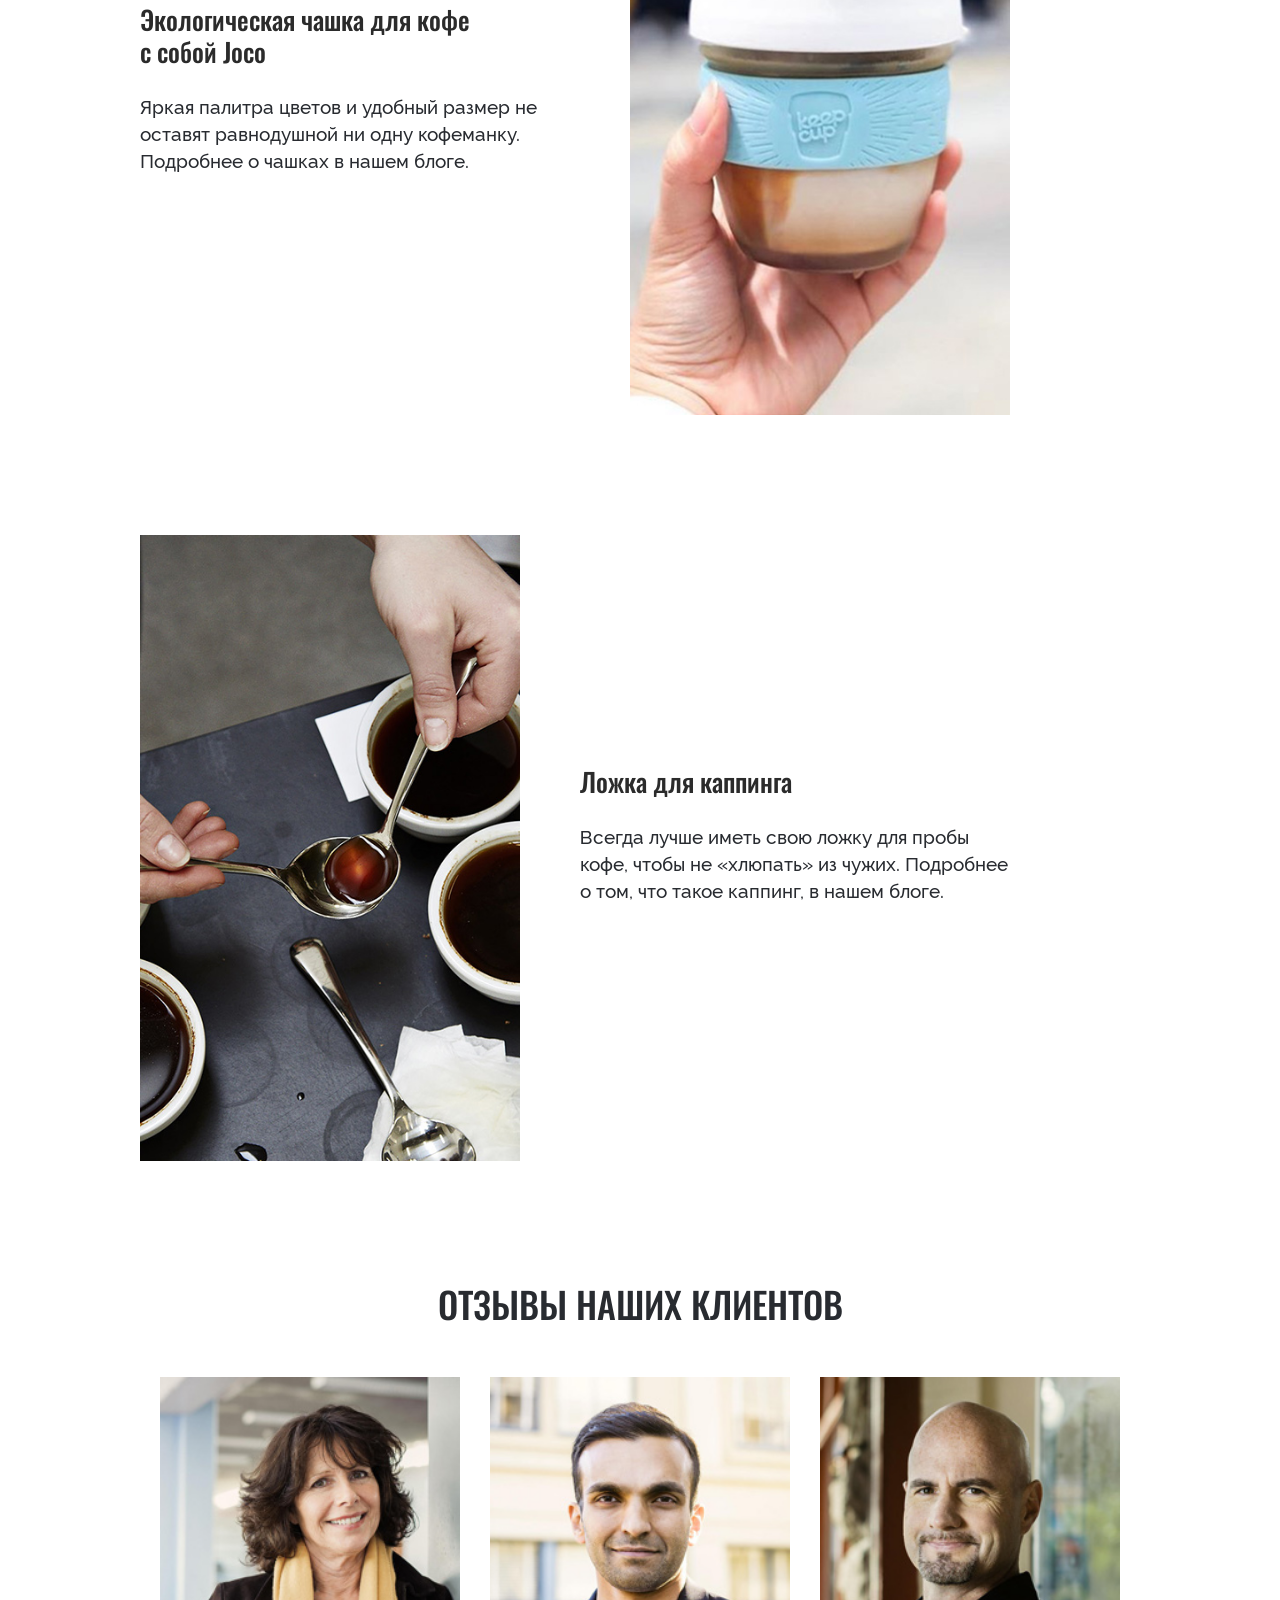
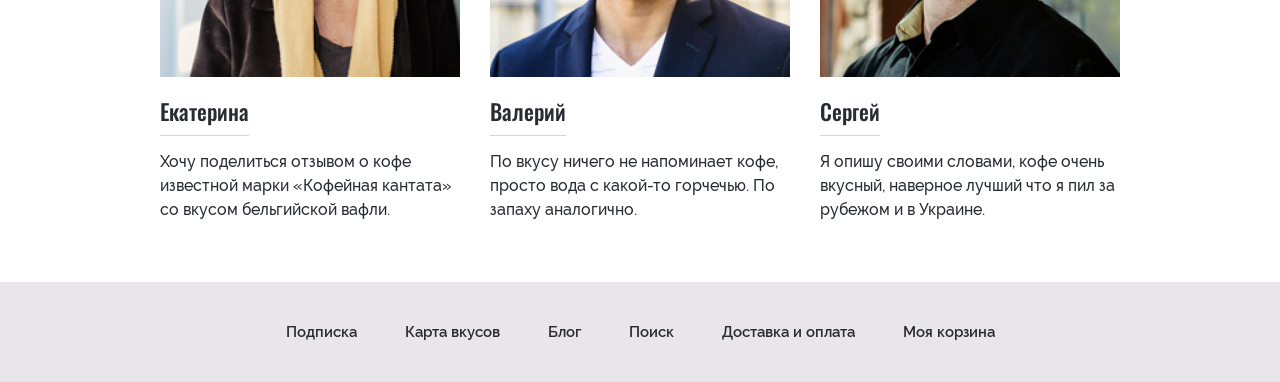
<file: Lab12/index.html>
<!DOCTYPE html>
<html lang="ru">
    <head>
        <meta charset="utf-8">
        <meta name="viewport" content="width=device-width, initial-scale=1">
        <title>Coffee Page</title>
        <link href="css/style.css" rel="stylesheet">
        <link href="https://fonts.googleapis.com/css?family=Oswald:500&display=swap&subset=cyrillic" rel="stylesheet">
    </head>
    <body>
        <header class="top_menu">
            <ul class="menu">
                <li class="menu_item">
                    <a href="#" class="menu_link">Подписка</a>
                </li>
                <li class="menu_item">
                    <a href="#" class="menu_link">Карта вкусов</a>
                </li>
                <li class="menu_item">
                    <a href="#" class="menu_link">Блог</a>
                </li>
                <li class="menu_item">
                    <a href="#" class="menu_link">Поиск</a>
                </li>
                <li class="menu_item">
                    <a href="#" class="menu_link">Доставка и оплата</a>
                </li>
                <li class="menu_item">
                    <a href="#" class="menu_link">Моя корзина</a>
                </li>
            </ul>
        </header>

        <div class="top_block_wrapper">
            <div class="top_block_title_wrapper">
                <h1 class="top_block_title">
                    Лучшие сорта кофе<br>со всего мира
                </h1>
            </div>
        </div>

        <section class="content_wrapper">
            <h2 class="content_title">Пробуйте новый вкус<br>каждый месяц</h2>
            <p class="text">
                Устройте мировое турне по удивительному кофе с этой подпиской на 3 месяца. Каждый месяц вы получаете кофе и культуру из новой страны.
            </p>
            <p class="text">
                Каждая партия включает:
            </p>
            <ul class="content_list">
                <li class="content_list_item">Самый лучший в мире кофе с одним происхождением</li>
                <li class="content_list_item">Жареный и доставленный свежий</li>
                <li class="content_list_item">Живописные открытки из каждой страны</li>
                <li class="content_list_item">Визитные карточки с ароматом</li>
                <li class="content_list_item">Бесплатная доставка</li>
            </ul>
            <a href="#" class="order_button">Получать раз в месяц</a>
        </section>

        <section class="content_wrapper">
            <div class="order_block">
                <div class="order_text_wrapper">
                    <h2 class="order_title">Экологическая чашка для кофе с собой Joco</h2>
                    <p class="text">Яркая палитра цветов и удобный размер не оставят равнодушной ни одну кофеманку. Подробнее о чашках в нашем блоге.</p>
                </div>
                <div class="order_picture_wrapper">
                    <img src="images/coffee.jpg" alt="Чашка Joco" width="380" height="380">
                </div>
            </div>
        </section>
        <section class="content_wrapper">
            <div class="order_block">
                <div class="order_picture_wrapper">
                    <img src="images/spoon.jpg" alt="Ложка для каппинга" width="380" height="380">
                </div>
                <div class="order_text_wrapper">
                    <h2 class="order_title">Ложка для каппинга</h2>
                    <p class="text">
			Всегда лучше иметь свою ложку для пробы кофе, чтобы не «хлюпать» из чужих. Подробнее о том, что такое каппинг, в нашем блоге.
                    </p>
                </div>
            </div>
        </section>
        <section class="reviews_section">
            <div class="content_wrapper">
                <h2 class="reviews_title">Отзывы наших клиентов</h2>
                <div class="reviews_list">
                    <article class="review_card">
                        <img class="review_photo" src="images/photo_one.jpg" alt="Екатерина" width="300" height="300">
                        <h3 class="review_name">Екатерина</h3>
                        <p class="review_text">Хочу поделиться отзывом о кофе известной марки «Кофейная кантата» со вкусом бельгийской вафли.</p>
                    </article>
                    <article class="review_card">
                        <img class="review_photo" src="images/photo_two.jpg" alt="Валерий" width="300" height="300">
                        <h3 class="review_name">Валерий</h3>
                        <p class="review_text">По вкусу ничего не напоминает кофе, просто вода с какой-то горчечью. По запаху аналогично.</p>
                    </article>
                    <article class="review_card">
                        <img class="review_photo" src="images/photo_three.jpg" alt="Сергей" width="300" height="300">
                        <h3 class="review_name">Сергей</h3>
                        <p class="review_text">Я опишу своими словами, кофе очень вкусный, наверное лучший что я пил за рубежом и в Украине.</p>
                    </article>
                </div>
            </div>
        </section>

        <footer class="bottom_menu">
            <ul class="menu">
                <li class="menu_item">
                    <a href="#" class="menu_link">Подписка</a>
                </li>
                <li class="menu_item">
                    <a href="#" class="menu_link">Карта вкусов</a>
                </li>
                <li class="menu_item">
                    <a href="#" class="menu_link">Блог</a>
                </li>
                <li class="menu_item">
                    <a href="#" class="menu_link">Поиск</a>
                </li>
                <li class="menu_item">
                    <a href="#" class="menu_link">Доставка и оплата</a>
                </li>
                <li class="menu_item">
                    <a href="#" class="menu_link">Моя корзина</a>
                </li>
            </ul>
        </footer>
    </body>
</html>
</file>
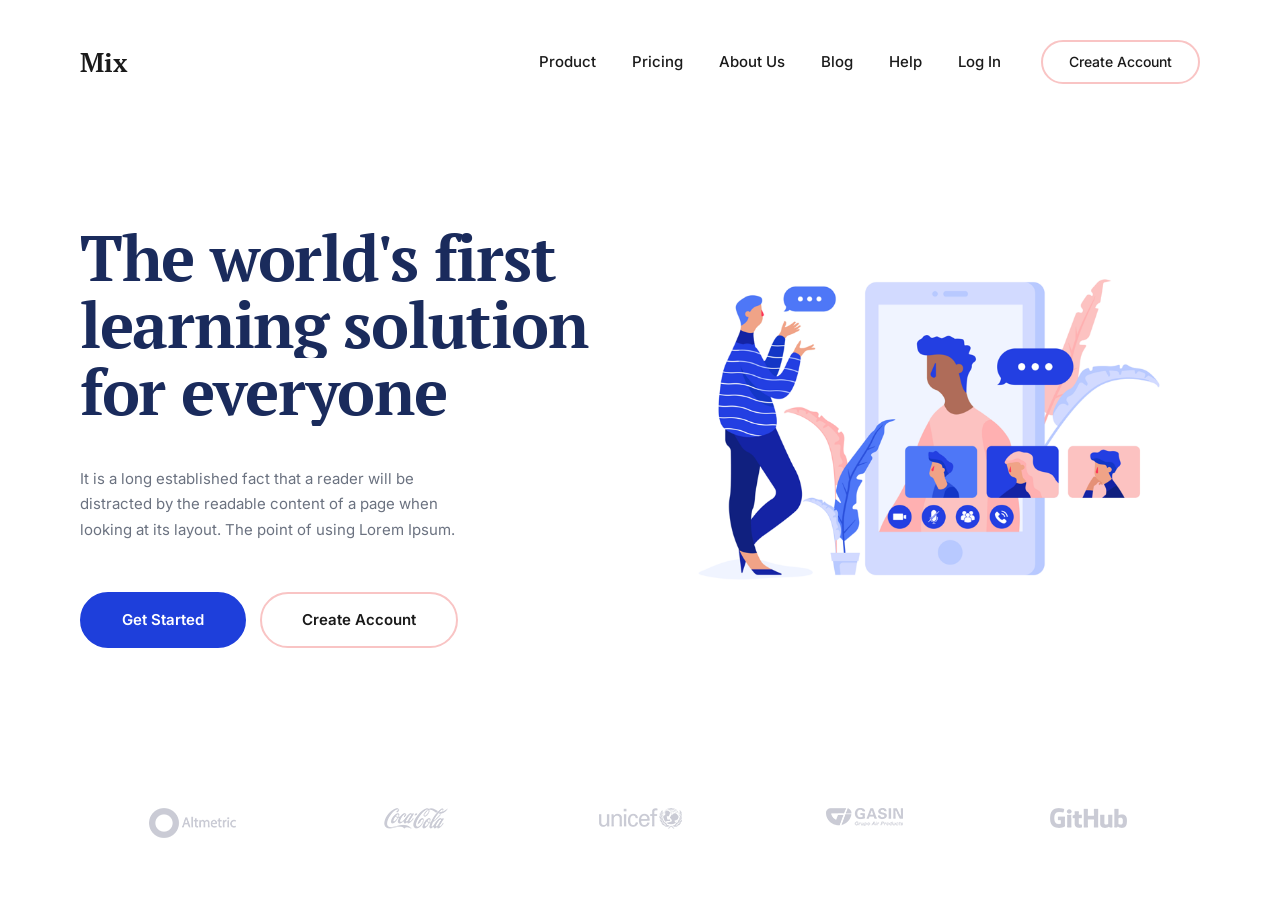
<file: Lab17/index.html>
<!DOCTYPE html>
<html lang="en">
<head>
    <meta charset="UTF-8">
    <meta name="viewport" content="width=device-width, initial-scale=1.0">
    <title>Mix — The world's first learning solution for everyone</title>
    <link rel="preconnect" href="https://fonts.googleapis.com">
    <link rel="preconnect" href="https://fonts.gstatic.com" crossorigin>
    <link href="https://fonts.googleapis.com/css2?family=PT+Serif:wght@400;700&family=Inter:wght@400;500;600&display=swap" rel="stylesheet">
    <link href="css/style.css" rel="stylesheet">
</head>
<body>

    <header class="header">
        <div class="container clearfix">
            <a href="/" class="header__logo">Mix</a>
            <a href="#" class="header__cta">Create Account</a>
            <nav class="header__nav">
                <ul class="nav">
                    <li class="nav__item"><a href="#" class="nav__link">Product</a></li>
                    <li class="nav__item"><a href="#" class="nav__link">Pricing</a></li>
                    <li class="nav__item"><a href="#" class="nav__link">About Us</a></li>
                    <li class="nav__item"><a href="#" class="nav__link">Blog</a></li>
                    <li class="nav__item"><a href="#" class="nav__link">Help</a></li>
                    <li class="nav__item"><a href="#" class="nav__link">Log In</a></li>
                </ul>
            </nav>
        </div>
    </header>

    <section class="hero">
        <div class="container clearfix">

            <div class="hero__text">
                <h1 class="hero__title">
                    <span class="hero__title-line"><span>The world's first</span></span>
                    <span class="hero__title-line"><span>learning solution</span></span>
                    <span class="hero__title-line"><span>for everyone</span></span>
                </h1>
                <p class="hero__subtitle">
                    It is a long established fact that a reader will be distracted
                    by the readable content of a page when looking at its layout.
                    The point of using Lorem Ipsum.
                </p>
                <div class="hero__buttons clearfix">
                    <a href="#" class="btn btn--filled">Get Started</a>
                    <a href="#" class="btn btn--outline">Create Account</a>
                </div>
            </div>

            <div class="hero__image">
                <img src="images/-e-illo07.png" alt="People learning online">
            </div>

        </div>
    </section>

    <section class="partners">
        <div class="container clearfix">
            <div class="partners__item">
                <img src="images/-e-Altmetric_rgb.png" alt="Altmetric">
            </div>
            <div class="partners__item">
                <img src="images/-e-1280px-Coca-Cola_logo.png" alt="Coca-Cola">
            </div>
            <div class="partners__item">
                <img src="images/-e-UNICEF_Logo.png" alt="UNICEF">
            </div>
            <div class="partners__item">
                <img src="images/-e-gasin-black-png.png" alt="GASIN">
            </div>
            <div class="partners__item">
                <img src="images/-e-GitHub-Logo (1).png" alt="GitHub">
            </div>
        </div>
    </section>

    <script src="js/promo.js"></script>
</body>
</html>
</file>
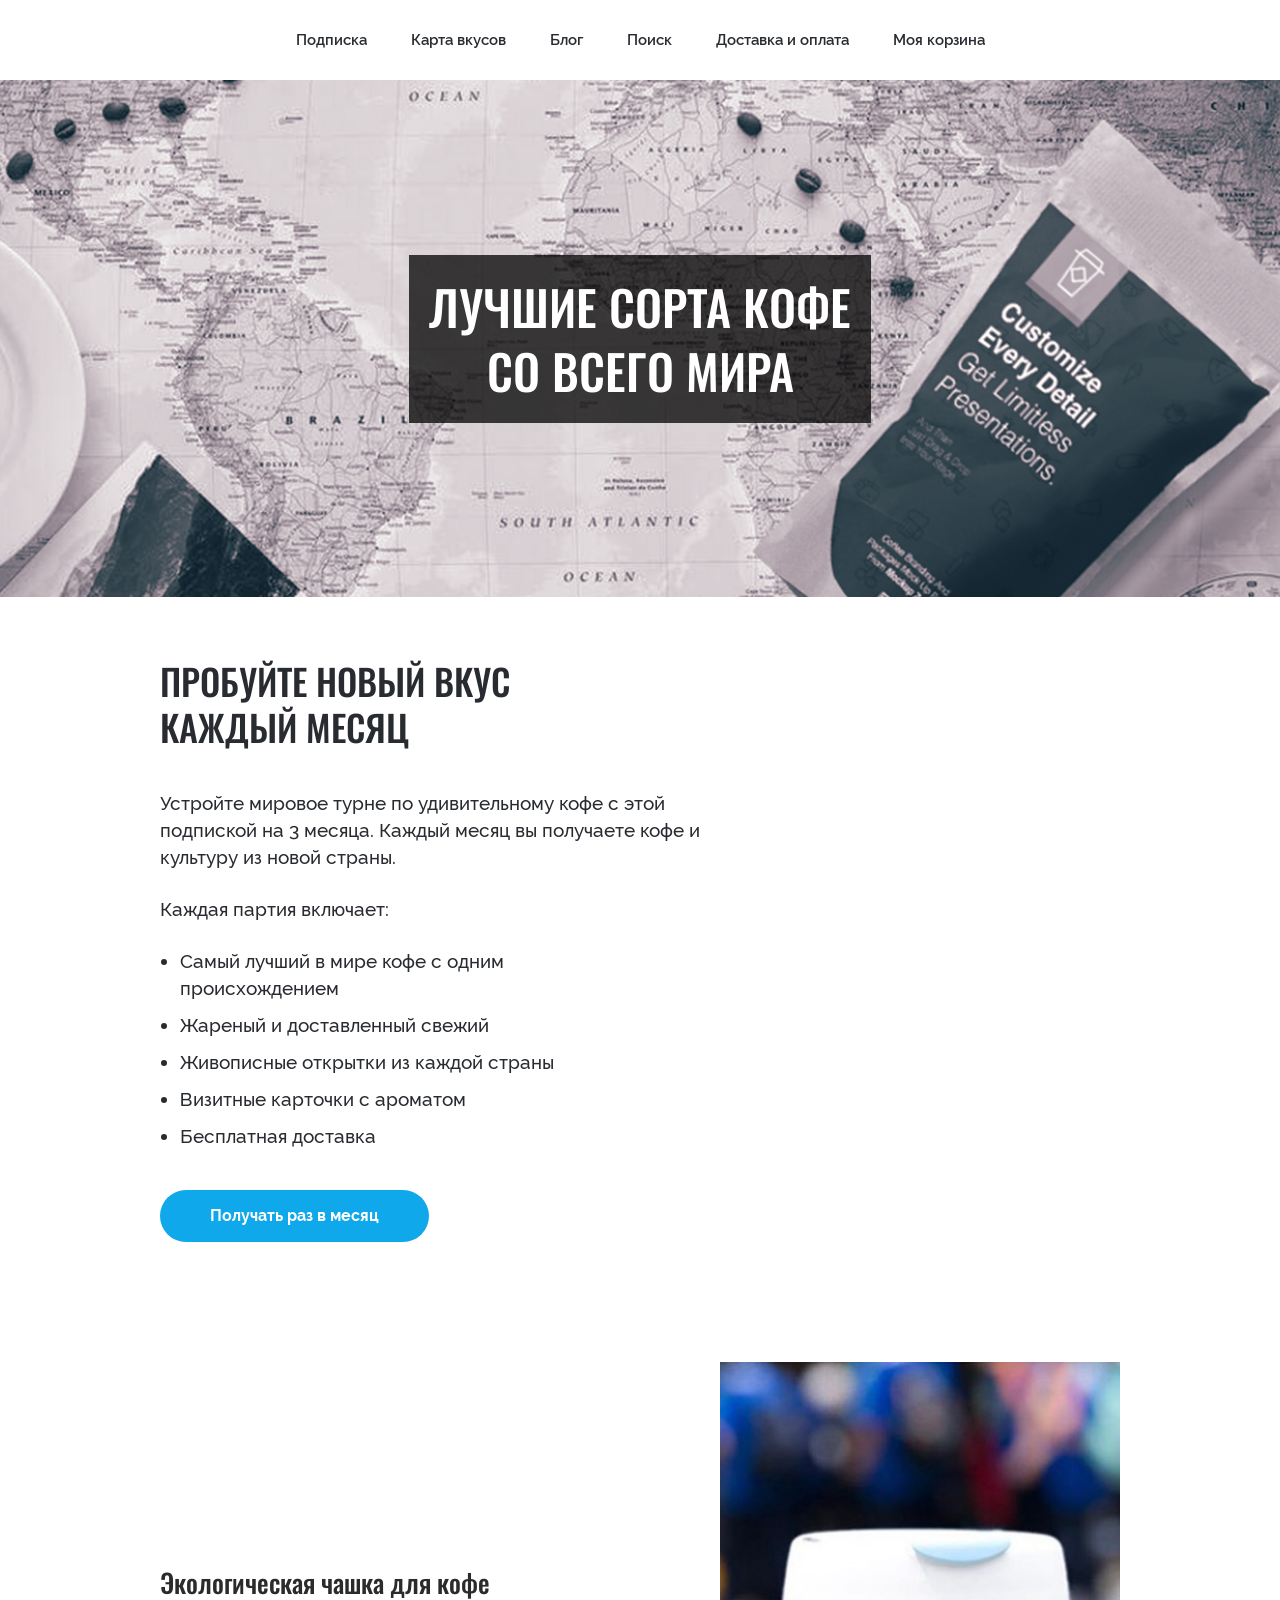
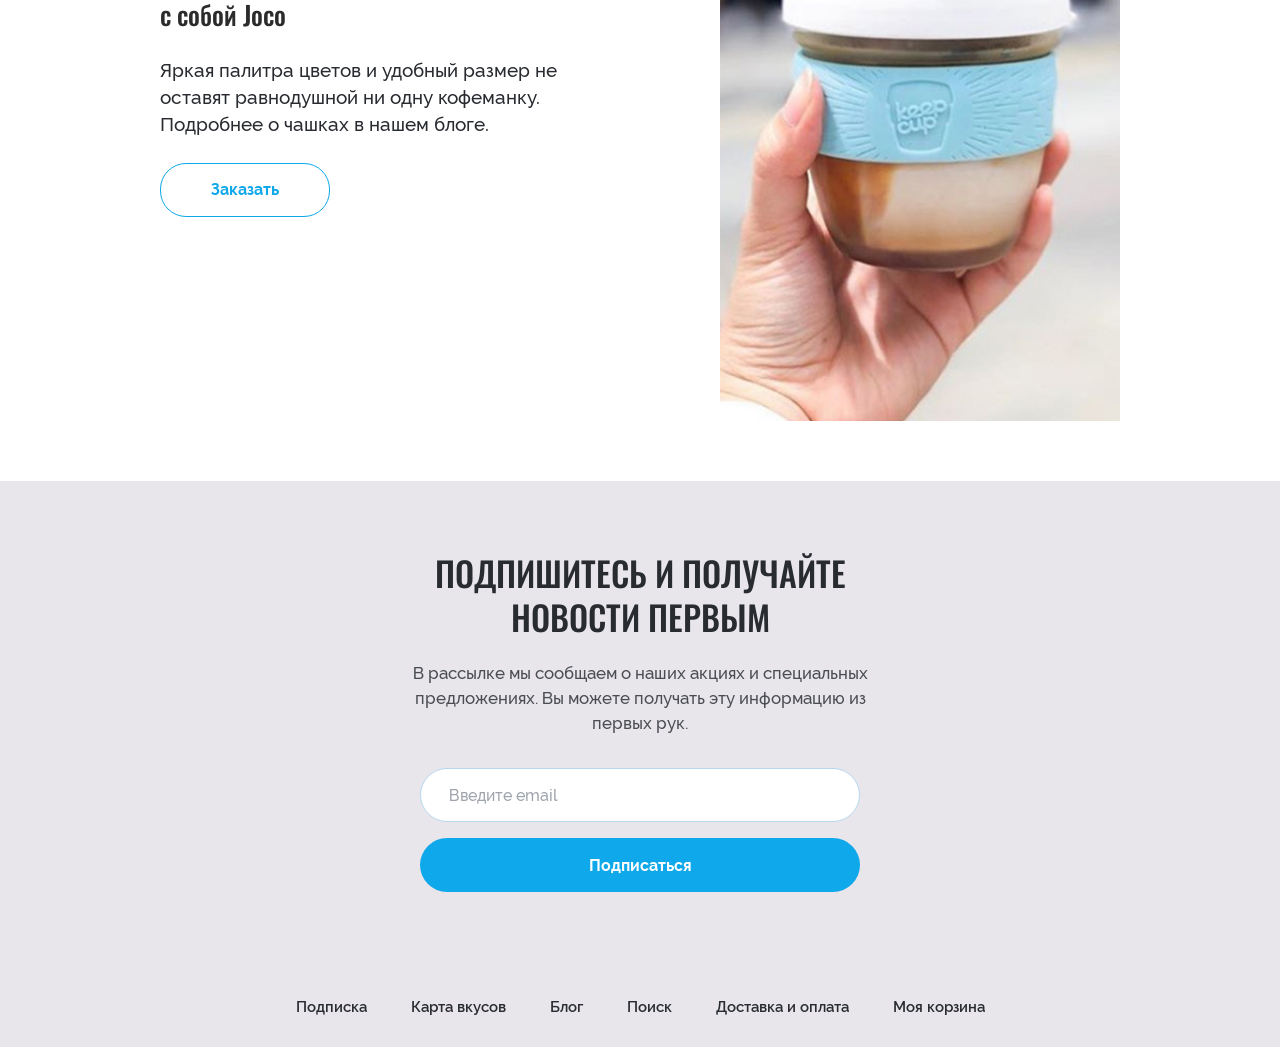
<file: lab19/index.html>
<!DOCTYPE html>
<html>
    <head>
        <meta charset="utf-8">
        <title>Coffee Page</title>
        <link href="css/style.css" rel="stylesheet">
        <link href="https://fonts.googleapis.com/css?family=Oswald:500&display=swap&subset=cyrillic" rel="stylesheet">
    </head>
    <body>
        <div class="top_menu">
            <ul class="menu">
                <li class="menu_item">
                    <a href="#" class="menu_link">Подписка</a>
                </li>
                <li class="menu_item">
                    <a href="#" class="menu_link">Карта вкусов</a>
                </li>
                <li class="menu_item">
                    <a href="#" class="menu_link">Блог</a>
                </li>
                <li class="menu_item">
                    <a href="#" class="menu_link">Поиск</a>
                </li>
                <li class="menu_item">
                    <a href="#" class="menu_link">Доставка и оплата</a>
                </li>
                <li class="menu_item">
                    <a href="#" class="menu_link">Моя корзина</a>
                </li>
            </ul>
        </div>
        <div class="top_block_wrapper">
            <div class="top_block_title_wrapper">
                <h1 class="top_block_title">
                    Лучшие сорта кофе<br>со всего мира
                </h1>
            </div>
        </div>
        <div class="content_wrapper">
            <h2 class="content_title">Пробуйте новый вкус<br>каждый месяц</h2>
            <p class="text">
                Устройте мировое турне по удивительному кофе с этой подпиской на 3 месяца. Каждый месяц вы получаете кофе и культуру из новой страны.
            </p>
            <p class="text">
                Каждая партия включает:
            </p>
            <ul class="content_list">
                <li class="content_list_item">Самый лучший в мире кофе с одним происхождением</li>
                <li class="content_list_item">Жареный и доставленный свежий</li>
                <li class="content_list_item">Живописные открытки из каждой страны</li>
                <li class="content_list_item">Визитные карточки с ароматом</li>
                <li class="content_list_item">Бесплатная доставка</li>
            </ul>
            <a href="#" class="order_button">Получать раз в месяц</a>
        </div>
        <div class="content_wrapper" id="goodsBlock">
            <div class="order_text_wrapper">
                <h3 class="order_title">Экологическая чашка для кофе с собой Joco</h3>
                <p class="text">
                    Яркая палитра цветов и удобный размер не оставят равнодушной ни одну кофеманку. Подробнее о чашках в нашем блоге.
                </p>
				<a href="#" class="button_light">Заказать</a>
            </div>
            <div class="order_picture_wrapper">
                <img src="images/coffee.jpg" alt="Coffee">
            </div>
        </div>
        <div class="subscribe_wrapper" id="subscribeBlock">
            <h2 class="subscribe_title">Подпишитесь и получайте<br>новости первым</h2>
            <p class="subscribe_text">
                В рассылке мы сообщаем о наших акциях и специальных предложениях. Вы можете получать эту информацию из первых рук.
            </p>
            <form class="subscribe_form" id="subscribeForm" novalidate>
                <input type="email" class="subscribe_input" id="subscribeEmail" placeholder="Введите email" aria-label="Email">
                <button type="submit" class="subscribe_button" id="subscribeButton">Подписаться</button>
            </form>
        </div>
        <div class="bottom_menu">
            <ul class="menu">
                <li class="menu_item">
                    <a href="#" class="menu_link">Подписка</a>
                </li>
                <li class="menu_item">
                    <a href="#" class="menu_link">Карта вкусов</a>
                </li>
                <li class="menu_item">
                    <a href="#" class="menu_link">Блог</a>
                </li>
                <li class="menu_item">
                    <a href="#" class="menu_link">Поиск</a>
                </li>
                <li class="menu_item">
                    <a href="#" class="menu_link">Доставка и оплата</a>
                </li>
                <li class="menu_item">
                    <a href="#" class="menu_link">Моя корзина</a>
                </li>
            </ul>
        </div>
		<script src="js/app.js"></script>
    </body>
</html>
</file>
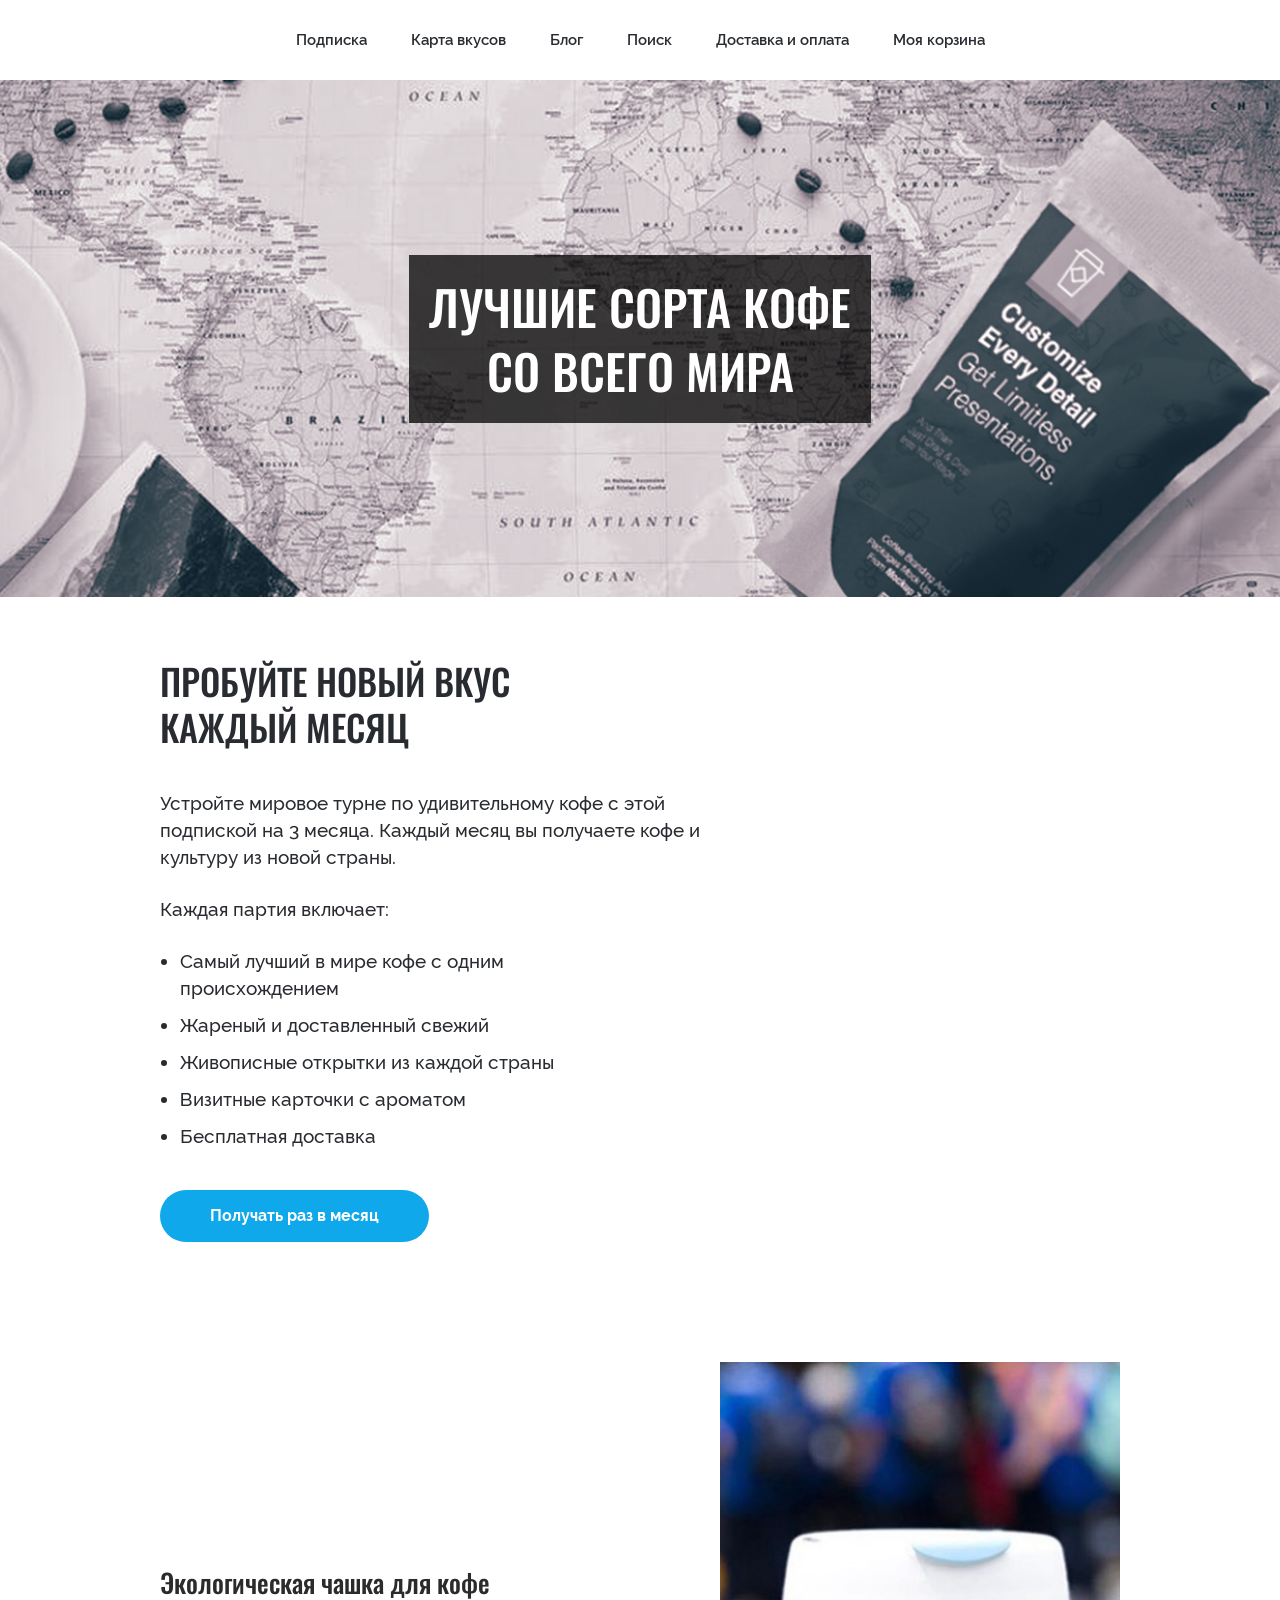
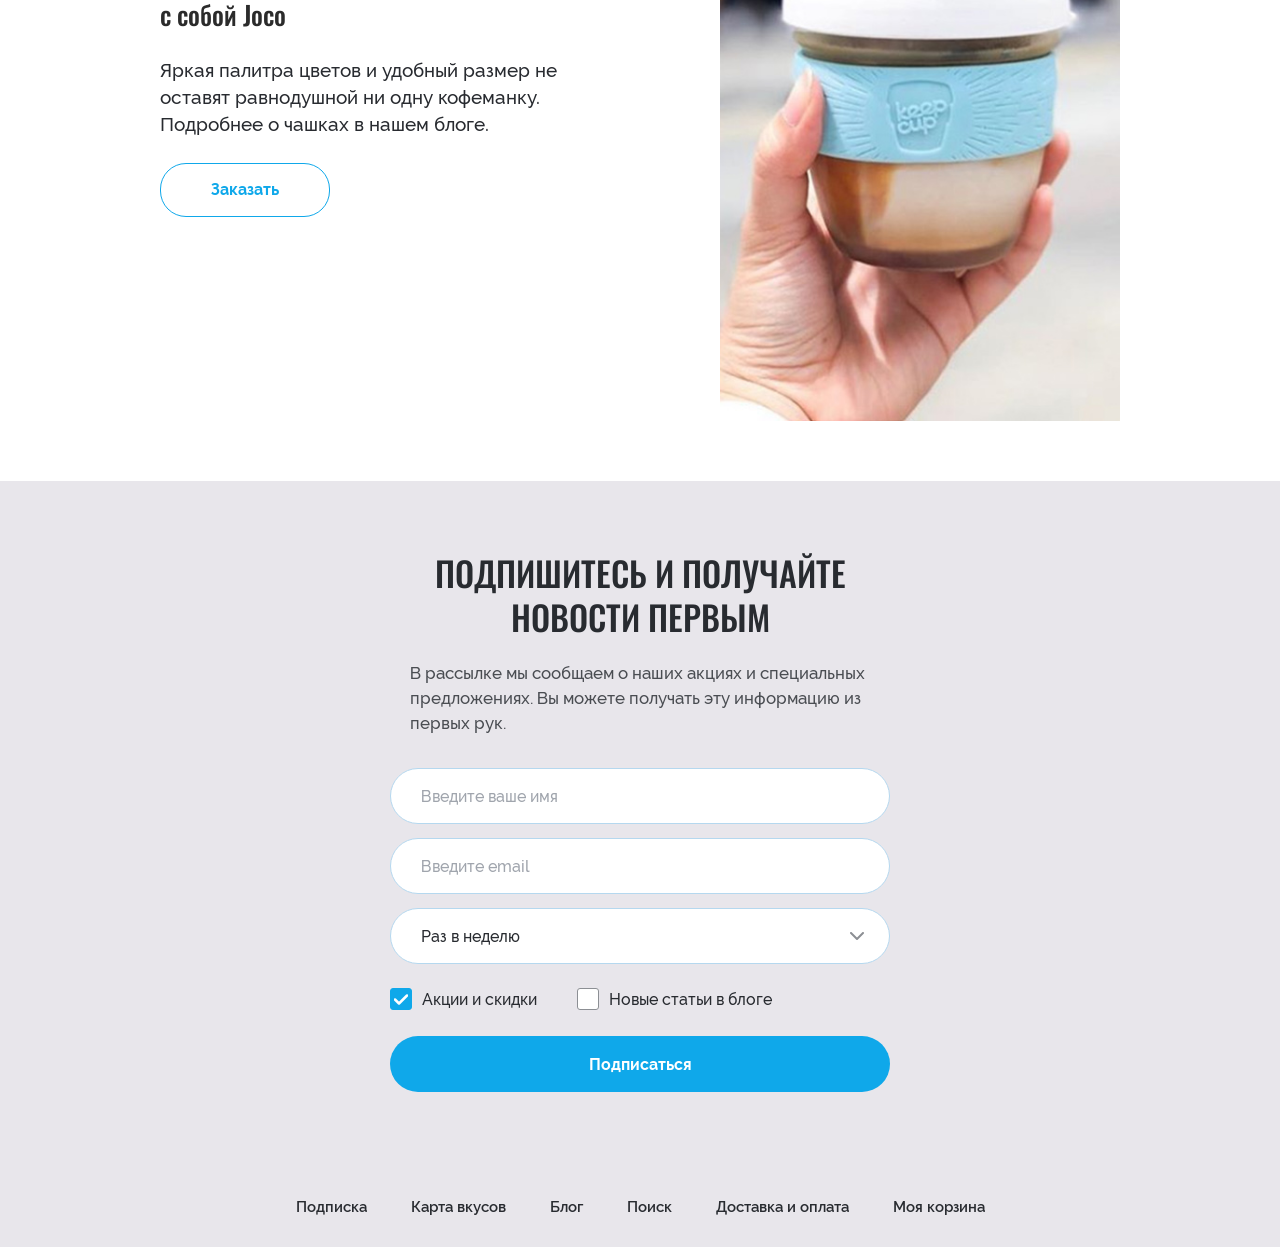
<file: lab20/index.html>
<!DOCTYPE html>
<html>
    <head>
        <meta charset="utf-8">
        <title>Coffee Page</title>
        <link href="css/style.css" rel="stylesheet">
        <link href="https://fonts.googleapis.com/css?family=Oswald:500&display=swap&subset=cyrillic" rel="stylesheet">
    </head>
    <body>
        <div class="top_menu">
            <ul class="menu">
                <li class="menu_item">
                    <a href="#" class="menu_link">Подписка</a>
                </li>
                <li class="menu_item">
                    <a href="#" class="menu_link">Карта вкусов</a>
                </li>
                <li class="menu_item">
                    <a href="#" class="menu_link">Блог</a>
                </li>
                <li class="menu_item">
                    <a href="#" class="menu_link">Поиск</a>
                </li>
                <li class="menu_item">
                    <a href="#" class="menu_link">Доставка и оплата</a>
                </li>
                <li class="menu_item">
                    <a href="#" class="menu_link">Моя корзина</a>
                </li>
            </ul>
        </div>
        <div class="top_block_wrapper">
            <div class="top_block_title_wrapper">
                <h1 class="top_block_title">
                    Лучшие сорта кофе<br>со всего мира
                </h1>
            </div>
        </div>
        <div class="content_wrapper">
            <h2 class="content_title">Пробуйте новый вкус<br>каждый месяц</h2>
            <p class="text">
                Устройте мировое турне по удивительному кофе с этой подпиской на 3 месяца. Каждый месяц вы получаете кофе и культуру из новой страны.
            </p>
            <p class="text">
                Каждая партия включает:
            </p>
            <ul class="content_list">
                <li class="content_list_item">Самый лучший в мире кофе с одним происхождением</li>
                <li class="content_list_item">Жареный и доставленный свежий</li>
                <li class="content_list_item">Живописные открытки из каждой страны</li>
                <li class="content_list_item">Визитные карточки с ароматом</li>
                <li class="content_list_item">Бесплатная доставка</li>
            </ul>
            <a href="#" class="order_button">Получать раз в месяц</a>
        </div>
        <div class="content_wrapper" id="goodsBlock">
            <div class="order_text_wrapper">
                <h3 class="order_title">Экологическая чашка для кофе с собой Joco</h3>
                <p class="text">
                    Яркая палитра цветов и удобный размер не оставят равнодушной ни одну кофеманку. Подробнее о чашках в нашем блоге.
                </p>
				<a href="#" class="button_light">Заказать</a>
            </div>
            <div class="order_picture_wrapper">
                <img src="images/coffee.jpg" alt="Coffee">
            </div>
        </div>
        <div class="subscribe_wrapper" id="subscribeBlock">
            <h2 class="subscribe_title">Подпишитесь и получайте<br>новости первым</h2>
            <p class="subscribe_text">
                В рассылке мы сообщаем о наших акциях и специальных предложениях. Вы можете получать эту информацию из первых рук.
            </p>
            <form class="subscribe_form" id="subscribeForm" novalidate>
                <input type="text" class="subscribe_input" id="subscribeName" placeholder="Введите ваше имя" aria-label="Имя">
                <input type="email" class="subscribe_input" id="subscribeEmail" placeholder="Введите email" aria-label="Email">
                <div class="subscribe_select_wrapper">
                    <select class="subscribe_select" id="subscribeFrequency" aria-label="Частота рассылки">
                        <option value="week" selected>Раз в неделю</option>
                        <option value="month">Раз в месяц</option>
                    </select>
                </div>
                <div class="subscribe_checkboxes">
                    <label class="subscribe_checkbox">
                        <input type="checkbox" name="promo" value="promo" checked>
                        <span class="subscribe_checkbox_box"></span>
                        <span class="subscribe_checkbox_label">Акции и скидки</span>
                    </label>
                    <label class="subscribe_checkbox">
                        <input type="checkbox" name="blog" value="blog">
                        <span class="subscribe_checkbox_box"></span>
                        <span class="subscribe_checkbox_label">Новые статьи в блоге</span>
                    </label>
                </div>
                <button type="submit" class="subscribe_button" id="subscribeButton">Подписаться</button>
            </form>
        </div>
        <div class="bottom_menu">
            <ul class="menu">
                <li class="menu_item">
                    <a href="#" class="menu_link">Подписка</a>
                </li>
                <li class="menu_item">
                    <a href="#" class="menu_link">Карта вкусов</a>
                </li>
                <li class="menu_item">
                    <a href="#" class="menu_link">Блог</a>
                </li>
                <li class="menu_item">
                    <a href="#" class="menu_link">Поиск</a>
                </li>
                <li class="menu_item">
                    <a href="#" class="menu_link">Доставка и оплата</a>
                </li>
                <li class="menu_item">
                    <a href="#" class="menu_link">Моя корзина</a>
                </li>
            </ul>
        </div>
		<script src="js/app.js"></script>
    </body>
</html>
</file>
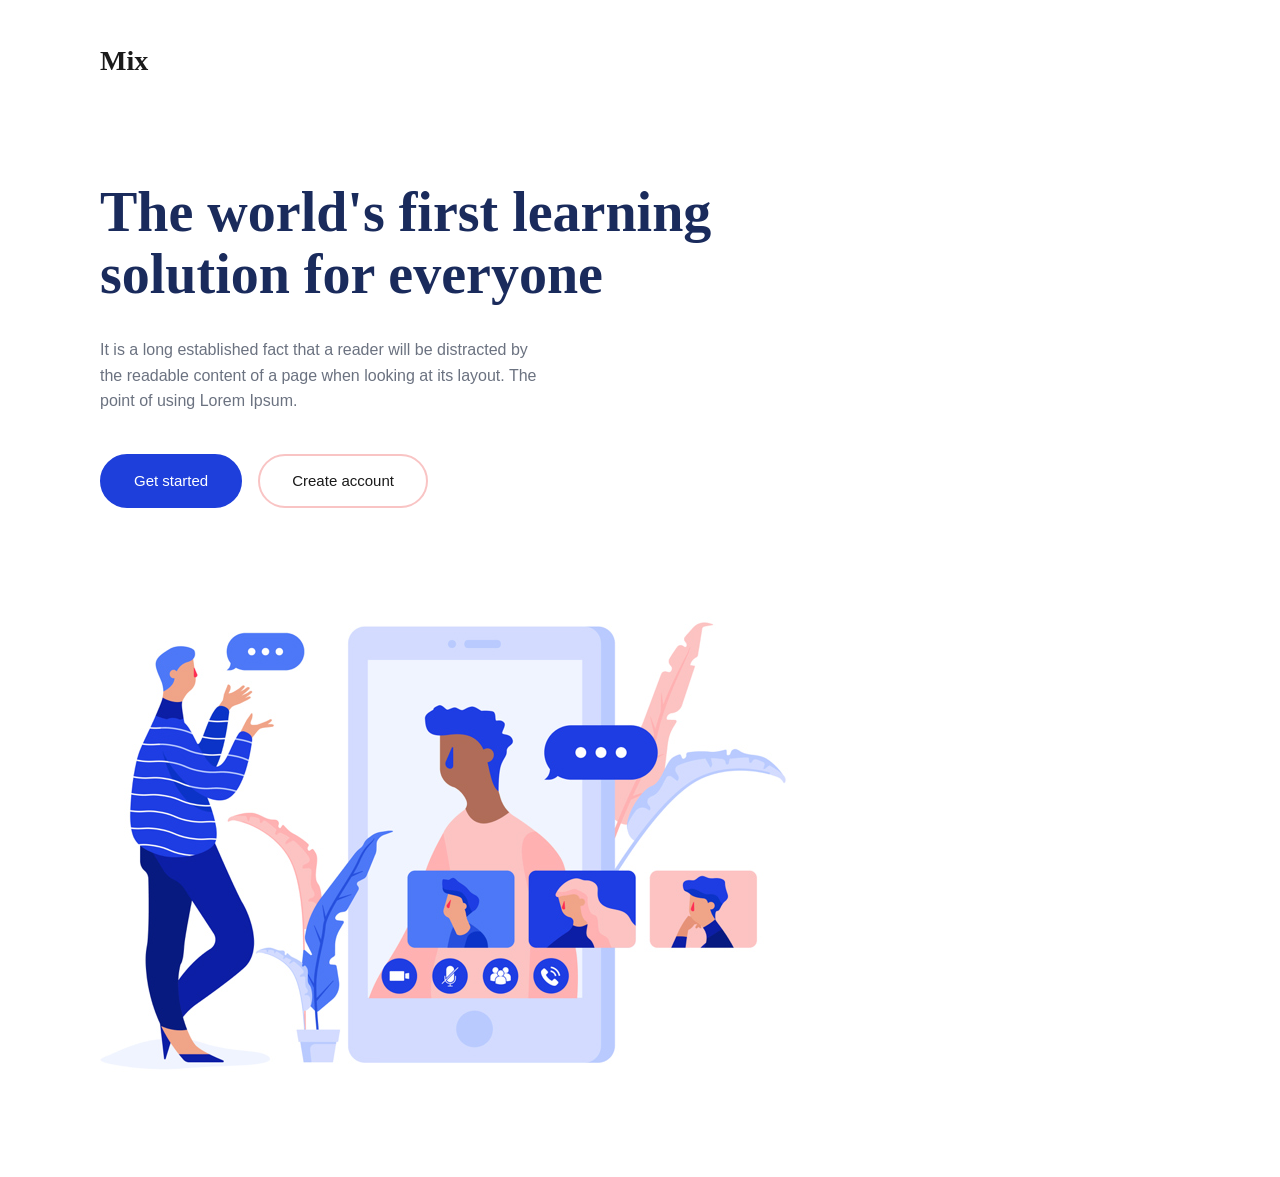
<file: Lab8/index.html>
<!DOCTYPE html>
<html lang="en">
<head>
    <meta charset="UTF-8">
    <title>Mix - The world's first learning solution</title>
    <link href="css/style.css" rel="stylesheet">
</head>
<body>
    <div class="page">

        <header class="header">
            <div class="logo">Mix</div>
        </header>

        <main class="hero">
            <h1 class="hero__title">
                The world's first learning solution for everyone
            </h1>

            <p class="hero__subtitle">
                It is a long established fact that a reader will be distracted
                by the readable content of a page when looking at its layout.
                The point of using Lorem Ipsum.
            </p>

            <div class="hero__buttons">
                <a href="#" class="btn btn_filled">Get started</a>
                <a href="#" class="btn btn_outline">Create account</a>
            </div>

            <div class="hero__image">
                <img src="images/illustration.png" alt="Learning illustration">
            </div>
        </main>

    </div>
</body>
</html>
</file>
<file: 2-broken-article/css/style.css>
*
{
    padding: 0;
    margin: 0;
}

.article_wrapper
{
    padding: 40px 0;
}

.text_section
{
    margin: 0 auto 20px;
    max-width: 800px;
}

.text,
.list,
.quote
{
    font-family: 'Georgia', sans-serif;
    color: #333;
    line-height: 1.5;
    font-size: 20px;
}

.main_title,
.paragraph_title,
.list_title
{
    font-family: 'Arial', sans-serif;
    color: #333;
    line-height: 1.35;
}

.main_title
{
    font-size: 46px;
    margin: 0 0 24px;
    font-weight: normal;
}

.paragraph_title
{
    font-size: 32px;
    margin: 0 0 18px;
    font-weight: normal;
}

.list_title
{
    font-size: 24px;
    color: #6a6a6a;
    margin: 0 0 10px;
    font-weight: bold;
}

.text
{
    margin: 0 0 10px;
}

.list
{
    padding-left: 20px;
}

.list_item
{
    margin-bottom: 10px;
}

.quote
{
    margin: 20px 0;
    padding: 20px 40px;
    font-style: italic;
    border-top: 1px solid #6a6a6a;
    border-bottom: 1px solid #6a6a6a;
}

.article_photo
{
    margin-bottom: 20px;
    max-width: 100%;
}

.link
{
    color: #1397ce;
}

.link:hover
{
    color: #0c749f;
}
</file>
<file: 3-old-article/css/style.css>
*
{
    padding: 0;
    margin: 0;
}

.article_wrapper
{
    padding: 40px 0;
}

.text_section
{
    margin: 0 auto 20px;
    max-width: 800px;
}

.text,
.list,
.quote
{
    font-family: 'Georgia', sans-serif;
    color: #333;
    line-height: 1.5;
    font-size: 20px;
}

.main_title,
.paragraph_title,
.list_title
{
    font-family: 'Arial', sans-serif;
    color: #333;
    line-height: 1.35;
}

.main_title
{
    font-size: 46px;
    margin: 0 0 24px;
    font-weight: normal;
}

.paragraph_title
{
    font-size: 32px;
    margin: 0 0 18px;
    font-weight: normal;
}

.list_title
{
    font-size: 24px;
    color: #6a6a6a;
    margin: 0 0 10px;
    font-weight: bold;
}

.text
{
    margin: 0 0 10px;
}

.list
{
    padding-left: 20px;
}

.list_item
{
    margin-bottom: 10px;
}

.quote
{
    margin: 20px 0;
    padding: 20px 40px;
    font-style: italic;
    border-top: 1px solid #6a6a6a;
    border-bottom: 1px solid #6a6a6a;
}

.article_photo
{
    margin-bottom: 20px;
    max-width: 100%;
}

.link
{
    color: #1397ce;
}

.link:hover
{
    color: #0c749f;
}
</file>
<file: 6-old-article-with-css/css/style.css>
*
{
    padding: 0;
    margin: 0;
}

.article_wrapper
{
    padding: 40px 0;
}

.text_section
{
    margin: 0 auto 20px;
    max-width: 800px;
}

.text,
.list,
.quote
{
    font-family: 'Georgia', sans-serif;
    color: #333;
    line-height: 1.5;
    font-size: 20px;
}

.main_title,
.paragraph_title,
.list_title,
.article_button
{
    font-family: 'Arial', sans-serif;
    color: #333;
    line-height: 1.35;
}

.main_title
{
    font-size: 54px;
    margin: 0 0 24px;
    font-weight: normal;
}

.paragraph_title
{
    font-size: 32px;
    margin: 40px 0 20px;
    font-weight: normal;
}

.list_title
{
    font-size: 24px;
    color: #6a6a6a;
    margin: 40px 0 10px;
    font-weight: bold;
}

.text
{
    margin: 0 0 10px;
}

.list
{
    padding-left: 20px;
}

.list_item
{
    margin-bottom: 10px;
}

.quote {
    margin: 20px 0;
    padding: 20px 40px;
    font-style: italic;
    color: #a2a2a2;
    border-top: 1px solid #a2a2a2;
    border-bottom: 1px solid #a2a2a2;
}

.article_photo
{
    margin-bottom: 20px;
    max-width: 100%;
}

.link,
a,
a:visited {
    color: #1a3d6d;
}

.link:hover,
a:hover 
{
    color: #ff6b00;
}

.full_screen_photo
{
    margin: 20px 0 40px;
    width: 100%;
}

.article_button
{
    display: inline-block;
    padding: 5px 20px;
    border-radius: 30px;
    line-height: 40px;
    color: #fff;
    background-color: #78ba05;
    box-shadow: none;
    border: none;
    font-size: 18px;
    margin: 20px 0;
    cursor: pointer;
    outline: none;
}

.article_button:hover 
{
    background-color: #5a8b05;
    transition: background-color 0.2s ease;
}
</file>
<file: 7-old-article-with-css/css/style.css>
*
{
    padding: 0;
    margin: 0;
}

.article_wrapper
{
    padding: 40px 0;
}

.text_section
{
    margin: 0 auto 20px;
    max-width: 800px;
}

.text,
.list,
.quote
{
    font-family: 'Georgia', sans-serif;
    color: #333;
    line-height: 1.5;
    font-size: 20px;
}

.main_title,
.paragraph_title,
.list_title,
.article_button
{
    font-family: 'Arial', sans-serif;
    color: #333;
    line-height: 1.35;
}

.main_title
{
    font-size: 46px;
    margin: 0 0 24px;
    font-weight: normal;
}

.paragraph_title
{
    font-size: 32px;
    margin: 40px 0 20px;
    font-weight: normal;
}

.list_title
{
    font-size: 24px;
    color: #6a6a6a;
    margin: 40px 0 10px;
    font-weight: bold;
}

.text
{
    margin: 0 0 10px;
}

.list
{
    padding-left: 20px;
}

.list_item
{
    margin-bottom: 10px;
}

.quote
{
    margin: 20px 0;
    padding: 20px 40px;
    font-style: italic;
    border-top: 1px solid #6a6a6a;
    border-bottom: 1px solid #6a6a6a;
}

.article_photo
{
    margin-bottom: 20px;
    max-width: 100%;
}

.link,
a,
a:visited
{
    color: #ea2a2a;
}

.link:hover
{
    color: #bf0808;
}

.full_screen_photo
{
    margin: 20px 0 40px;
    width: 100%;
}

.article_button
{
    display: inline-block;
    padding: 5px 20px;
    border-radius: 30px;
    line-height: 40px;
    color: #fff;
    background-color: #78ba05;
    box-shadow: none;
    border: none;
    font-size: 18px;
    margin: 20px 0;
    cursor: pointer;
    outline: none;
}

.it
{
    font-style: italic;
}

.bold
{
    font-family: 'Arial', sans-serif;
    color: #333;
    font-weight: bold;
    line-height: 1.5;
    font-size: 20px;
}

.hilight
{
    font-family: 'Georgia', sans-serif;
    color: #333;
    line-height: 1.5;
    font-size: 20px;
    margin: 0 0 10px;
}

span {
    position: relative;
    padding: 5px 0;
    color: white;
    background: crimson;
  box-shadow: 10px 0 0 rgba(crimson, 1), -10px 0 0 rgba(crimson, 1);
    &:after {
    position:absolute;
    content: " ";
    width:1px;
    left:-1px;
    top:0;
    height:100%;
    z-index:1;  
      border-left: 1px dashed #fff;
}
  }
</file>
<file: Lab10/css/style.css>
@font-face
{
    font-family: 'Raleway';
    src: url('../fonts/Raleway-Medium.ttf') format('truetype');
    font-weight: 500;
    font-style: normal;
    font-display: swap;
}

@font-face
{
    font-family: 'Raleway';
    src: url('../fonts/Raleway-SemiBold.ttf') format('truetype');
    font-weight: 600;
    font-style: normal;
    font-display: swap;
}

@font-face
{
    font-family: 'Raleway';
    src: url('../fonts/Raleway-Bold.ttf') format('truetype');
    font-weight: 700;
    font-style: normal;
    font-display: swap;
}

*,
*::before,
*::after
{
    margin: 0;
    padding: 0;
    outline: none;
    border: none;
    box-sizing: border-box;   
}

html
{
    -webkit-text-size-adjust: 100%;
}

img
{
    max-width: 100%;
    height: auto;
    display: block;
}

ul
{
    list-style: none;
}


.top_menu
{
    text-align: center;
}

.menu
{
    display: flex;             
    justify-content: center;
    flex-wrap: wrap;            
    gap: 0 8px;
}

.menu_item
{
    display: inline-block;      
}

.menu_link
{
    text-decoration: none;
    padding: 0 20px;
    line-height: 80px;
    font-family: 'Raleway', sans-serif;
    font-size: 15px;
    font-weight: 600;
    color: #282b30;
    display: inline-block;
    transition: color .2s ease;
}

.menu_link:hover
{
    color: #0fa8ea;
}


.top_block_wrapper
{
    background: #2b2b2b url('../images/top_block.jpg') center center;
    background-size: cover;
    padding: 175px 20px;
    text-align: center;
}

.top_block_title_wrapper
{
    background: rgba(0, 0, 0, 0.75);
    padding: 20px;
    display: inline-block;
    max-width: 100%;
}

.top_block_title
{
    color: #fff;
    font-family: 'Oswald', sans-serif;
    font-size: 48px;
    line-height: 64px;
    font-weight: 500;
    text-transform: uppercase;
}
.content_wrapper
{
    padding: 60px 20px;
    width: 100%;
    max-width: 1040px;   
    margin: 0 auto;
}

.content_title
{
    font-family: 'Oswald', sans-serif;
    font-size: 36px;
    line-height: 46px;
    font-weight: 500;
    text-transform: uppercase;
    color: #282b30;
    margin: 0 0 40px;
}

.text
{
    font-family: 'Raleway', sans-serif;
    font-size: 19px;
    line-height: 27px;
    font-weight: 500;
    margin: 0 0 25px;
    color: #282b30;
    max-width: 560px;
}

.content_list
{
    margin: 0 0 40px;
    padding: 0 0 0 20px;
}

.content_list_item
{
    font-family: 'Raleway', sans-serif;
    font-size: 19px;
    line-height: 27px;
    font-weight: 500;
    margin: 0 0 10px;
    color: #282b30;
    max-width: 380px;
    list-style: disc;
}

.order_button
{
    background: #0fa8ea;
    color: #fff;
    font-family: 'Raleway', sans-serif;
    font-size: 16px;
    line-height: 52px;
    font-weight: 700;
    border-radius: 26px;
    padding: 0 50px;
    display: inline-block;
    text-decoration: none;
    transition: background .2s ease;
}

.order_button:hover
{
    background: #0b8fc7;
}

.order_block
{
    display: flex;
    align-items: center;
    flex-wrap: wrap;
    gap: 40px;
}

.order_title
{
    max-width: 340px;
    font-family: 'Oswald', sans-serif;
    font-size: 26px;
    line-height: 32px;
    font-weight: 500;
    color: #2b2b2b;
    margin: 0 0 26px;
}

.order_text_wrapper
{
    flex: 1 1 430px;
    max-width: 430px;
}

.order_picture_wrapper
{
    flex: 0 1 380px;
}

.bottom_menu
{
    background: #e8e6eb;
    text-align: center;
    padding: 10px 0;
}

@media (max-width: 768px)
{
    .top_block_wrapper
    {
        padding: 100px 20px;
    }

    .top_block_title
    {
        font-size: 30px;
        line-height: 40px;
    }

    .content_title
    {
        font-size: 28px;
        line-height: 36px;
    }

    .menu_link
    {
        line-height: 50px;
        padding: 0 12px;
    }

    .order_text_wrapper
    {
        max-width: 100%;
    }
}
</file>
<file: Lab12/css/style.css>
@font-face
{
    font-family: 'Raleway';
    src: url('../fonts/Raleway-Medium.ttf') format('truetype');
    font-weight: 500;
    font-style: normal;
    font-display: swap;
}

@font-face
{
    font-family: 'Raleway';
    src: url('../fonts/Raleway-SemiBold.ttf') format('truetype');
    font-weight: 600;
    font-style: normal;
    font-display: swap;
}

@font-face
{
    font-family: 'Raleway';
    src: url('../fonts/Raleway-Bold.ttf') format('truetype');
    font-weight: 700;
    font-style: normal;
    font-display: swap;
}
*,
*::before,
*::after
{
    margin: 0;
    padding: 0;
    outline: none;
    border: none;
    box-sizing: border-box;
}

html
{
    -webkit-text-size-adjust: 100%;
}

img
{
    max-width: 100%;
    height: auto;
    display: block;
}

ul
{
    list-style: none;
}

.top_menu
{
    position: sticky;
    top: 0;
    z-index: 100;
    background: #fff;
    text-align: center;
    box-shadow: 0 1px 0 #e8e6eb;
}

.menu
{
    display: flex;
    justify-content: center;
    flex-wrap: wrap;
    gap: 0 8px;
}

.menu_item
{
    display: inline-block;
}

.menu_link
{
    text-decoration: none;
    padding: 0 20px;
    line-height: 80px;
    font-family: 'Raleway', sans-serif;
    font-size: 15px;
    font-weight: 600;
    color: #282b30;
    display: inline-block;
    transition: color .2s ease;
}

.menu_link:hover
{
    color: #0fa8ea;
}

.top_block_wrapper
{
    background: #2b2b2b url('../images/top_block.jpg') center center;
    background-size: cover;
    padding: 175px 20px;
    text-align: center;
}

.top_block_title_wrapper
{
    background: rgba(0, 0, 0, 0.75);
    padding: 20px;
    display: inline-block;
    max-width: 100%;
}

.top_block_title
{
    color: #fff;
    font-family: 'Oswald', sans-serif;
    font-size: 48px;
    line-height: 64px;
    font-weight: 500;
    text-transform: uppercase;
}

.content_wrapper
{
    padding: 60px 20px;
    width: 100%;
    max-width: 1040px;
    margin: 0 auto;
}

.content_title
{
    font-family: 'Oswald', sans-serif;
    font-size: 36px;
    line-height: 46px;
    font-weight: 500;
    text-transform: uppercase;
    color: #282b30;
    margin: 0 0 40px;
}

.text
{
    font-family: 'Raleway', sans-serif;
    font-size: 19px;
    line-height: 27px;
    font-weight: 500;
    margin: 0 0 25px;
    color: #282b30;
    max-width: 560px;
}

.content_list
{
    margin: 0 0 40px;
    padding: 0;
}

.content_list_item
{
    position: relative;
    padding-left: 30px;
    font-family: 'Raleway', sans-serif;
    font-size: 19px;
    line-height: 27px;
    font-weight: 500;
    margin: 0 0 10px;
    color: #282b30;
    max-width: 380px;
    list-style: none;
}

.content_list_item::before
{
    content: "";
    position: absolute;
    left: 0;
    top: 4px;
    width: 18px;
    height: 18px;
    background: url("../images/coffee-bean.png") center / contain no-repeat;
}

.order_button
{
    background: #0fa8ea;
    color: #fff;
    font-family: 'Raleway', sans-serif;
    font-size: 16px;
    line-height: 52px;
    font-weight: 700;
    border-radius: 26px;
    padding: 0 50px;
    display: inline-block;
    text-decoration: none;
    transition: background .2s ease;
}

.order_button:hover
{
    background: #0b8fc7;
}
.order_block
{
    display: flex;
    align-items: center;
    flex-wrap: wrap;
    gap: 60px;
}

.order_title
{
    max-width: 340px;
    font-family: 'Oswald', sans-serif;
    font-size: 26px;
    line-height: 32px;
    font-weight: 500;
    color: #2b2b2b;
    margin: 0 0 26px;
}

.order_text_wrapper
{
    flex: 1 1 430px;
    max-width: 430px;
}

.order_picture_wrapper
{
    flex: 0 1 380px;
}

.reviews_section
{
    background: #fff;
}

.reviews_title
{
    font-family: 'Oswald', sans-serif;
    font-size: 36px;
    line-height: 46px;
    font-weight: 500;
    text-transform: uppercase;
    color: #282b30;
    text-align: center;
    margin: 0 0 50px;
}

.reviews_list
{
    display: flex;
    justify-content: center;
    flex-wrap: wrap;
    gap: 30px;
}

.review_card
{
    flex: 1 1 260px;
    max-width: 300px;
    text-align: left;
}

.review_photo
{
    width: 100%;
    aspect-ratio: 1 / 1;
    object-fit: cover;
    margin: 0 0 20px;
}

.review_name
{
    font-family: 'Oswald', sans-serif;
    font-size: 22px;
    line-height: 28px;
    font-weight: 500;
    color: #282b30;
    margin: 0 0 14px;
    border-bottom: 1px solid #d5d2d9;
    padding-bottom: 10px;
    display: inline-block;
}

.review_text
{
    font-family: 'Raleway', sans-serif;
    font-size: 16px;
    line-height: 24px;
    font-weight: 500;
    color: #282b30;
}

.bottom_menu
{
    background: #e8e6eb;
    text-align: center;
    padding: 10px 0;
}

@media (max-width: 768px)
{
    .top_block_wrapper
    {
        padding: 100px 20px;
    }

    .top_block_title
    {
        font-size: 30px;
        line-height: 40px;
    }

    .content_title,
    .reviews_title
    {
        font-size: 28px;
        line-height: 36px;
    }

    .menu_link
    {
        line-height: 50px;
        padding: 0 12px;
    }

    .order_block
    {
        flex-direction: column;
        gap: 30px;
    }

    .order_text_wrapper,
    .order_picture_wrapper
    {
        max-width: 100%;
        flex: 1 1 auto;
    }

    .reviews_list
    {
        gap: 40px;
    }

    .review_card
    {
        max-width: 340px;
    }
}
</file>
<file: Lab17/css/style.css>
*,
*::before,
*::after
{
    margin: 0;
    padding: 0;
    box-sizing: border-box;
}

body
{
    font-family: 'Inter', Arial, sans-serif;
    color: #1a1a1a;
    background: #ffffff;
    line-height: 1.5;
    -webkit-font-smoothing: antialiased;
}

img
{
    max-width: 100%;
    height: auto;
    display: block;
}

a
{
    text-decoration: none;
    color: inherit;
}

ul
{
    list-style: none;
}

.clearfix::after
{
    content: "";
    display: table;
    clear: both;
}

.container
{
    max-width: 1200px;
    margin: 0 auto;
    padding: 0 40px;
}

.header
{
    padding: 40px 0;
}

.header__logo
{
    float: left;
    font-family: 'PT Serif', Georgia, serif;
    font-size: 26px;
    font-weight: 700;
    color: #1a1a1a;
    line-height: 44px;

    opacity: 0;
    transform: translateY(-20px);
    transition: opacity 0.6s ease, transform 0.6s ease;
}

body.loaded .header__logo
{
    opacity: 1;
    transform: translateY(0);
    transition-delay: 0.1s;
}

.header__cta
{
    float: right;
    display: block;
    padding: 10px 26px;
    border: 2px solid #f9c4c4;
    border-radius: 50px;
    font-size: 14px;
    font-weight: 500;
    line-height: 20px;
    color: #1a1a1a;
    transition: background-color 0.2s ease,
                opacity 0.6s ease 0.35s,
                transform 0.6s ease 0.35s;

    opacity: 0;
    transform: translateY(-20px);
}

body.loaded .header__cta
{
    opacity: 1;
    transform: translateY(0);
}

.header__cta:hover
{
    background: #fff5f5;
}

.header__nav
{
    float: right;
    margin-right: 40px;
}

.nav__item
{
    float: left;
    margin-left: 36px;

    opacity: 0;
    transform: translateY(-20px);
    transition: opacity 0.6s ease, transform 0.6s ease;
}

body.loaded .nav__item:nth-child(1) { opacity: 1; transform: translateY(0); transition-delay: 0.15s; }
body.loaded .nav__item:nth-child(2) { opacity: 1; transform: translateY(0); transition-delay: 0.20s; }
body.loaded .nav__item:nth-child(3) { opacity: 1; transform: translateY(0); transition-delay: 0.25s; }
body.loaded .nav__item:nth-child(4) { opacity: 1; transform: translateY(0); transition-delay: 0.30s; }
body.loaded .nav__item:nth-child(5) { opacity: 1; transform: translateY(0); transition-delay: 0.35s; }
body.loaded .nav__item:nth-child(6) { opacity: 1; transform: translateY(0); transition-delay: 0.40s; }

.nav__link
{
    display: block;
    font-size: 15px;
    font-weight: 500;
    color: #1a1a1a;
    line-height: 44px;
    transition: color 0.2s ease;
}

.nav__link:hover
{
    color: #1e3fdb;
}

.hero
{
    padding: 60px 0 120px;
}

.hero__text
{
    float: left;
    width: 48%;
    padding-top: 40px;
}

.hero__title
{
    font-family: 'PT Serif', Georgia, serif;
    font-size: 64px;
    line-height: 1.05;
    font-weight: 700;
    color: #1a2b5c;
    letter-spacing: -0.02em;
    margin-bottom: 40px;
}

.hero__title-line
{
    display: block;
    overflow: hidden;
}

.hero__title-line > span
{
    display: block;
    transform: translateY(110%);
    transition: transform 0.9s cubic-bezier(0.22, 1, 0.36, 1);
}

body.loaded .hero__title-line:nth-child(1) > span { transform: translateY(0); transition-delay: 0.55s; }
body.loaded .hero__title-line:nth-child(2) > span { transform: translateY(0); transition-delay: 0.70s; }
body.loaded .hero__title-line:nth-child(3) > span { transform: translateY(0); transition-delay: 0.85s; }

.hero__subtitle
{
    font-size: 15px;
    line-height: 1.7;
    color: #6b7280;
    max-width: 380px;
    margin-bottom: 50px;

    opacity: 0;
    transform: translateY(20px);
    transition: opacity 0.7s ease, transform 0.7s ease;
}

body.loaded .hero__subtitle
{
    opacity: 1;
    transform: translateY(0);
    transition-delay: 1.1s;
}

.hero__buttons
{
    margin-top: 10px;

    opacity: 0;
    transform: translateY(20px);
    transition: opacity 0.7s ease, transform 0.7s ease;
}

body.loaded .hero__buttons
{
    opacity: 1;
    transform: translateY(0);
    transition-delay: 1.25s;
}

.hero__image
{
    float: right;
    width: 48%;
    padding-top: 40px;

    opacity: 0;
    transform: translateX(50px);
    transition: opacity 0.9s ease, transform 0.9s cubic-bezier(0.22, 1, 0.36, 1);
}

body.loaded .hero__image
{
    opacity: 1;
    transform: translateX(0);
    transition-delay: 0.7s;
}

.hero__image img
{
    max-width: 100%;
    height: auto;
    display: block;
}

.btn
{
    display: block;
    float: left;
    padding: 16px 40px;
    border-radius: 50px;
    font-family: 'Inter', Arial, sans-serif;
    font-size: 15px;
    font-weight: 600;
    line-height: 20px;
    border: 2px solid transparent;
    transition: background-color 0.2s ease;
}

.btn--filled
{
    background: #1e3fdb;
    color: #ffffff;
    border-color: #1e3fdb;
    margin-right: 14px;
}

.btn--filled:hover
{
    background: #1730b0;
    border-color: #1730b0;
}

.btn--outline
{
    background: transparent;
    color: #1a1a1a;
    border-color: #f9c4c4;
}

.btn--outline:hover
{
    background: #fff5f5;
}

.partners
{
    padding: 40px 0 60px;
}

.partners__item
{
    float: left;
    width: 20%;
    text-align: center;
    padding: 0 12px;

    opacity: 0;
    transform: translateY(15px);
    transition: opacity 0.6s ease, transform 0.6s ease;
}

body.loaded .partners__item:nth-child(1) { opacity: 1; transform: translateY(0); transition-delay: 1.4s; }
body.loaded .partners__item:nth-child(2) { opacity: 1; transform: translateY(0); transition-delay: 1.5s; }
body.loaded .partners__item:nth-child(3) { opacity: 1; transform: translateY(0); transition-delay: 1.6s; }
body.loaded .partners__item:nth-child(4) { opacity: 1; transform: translateY(0); transition-delay: 1.7s; }
body.loaded .partners__item:nth-child(5) { opacity: 1; transform: translateY(0); transition-delay: 1.8s; }

.partners__item img
{
    display: inline-block;
    max-height: 32px;
    width: auto;
    opacity: 0.7;
    transition: opacity 0.2s ease;
}

.partners__item img:hover
{
    opacity: 1;
}
@media (prefers-reduced-motion: reduce)
{
    .header__logo,
    .header__cta,
    .nav__item,
    .hero__subtitle,
    .hero__buttons,
    .hero__image,
    .partners__item
    {
        opacity: 1 !important;
        transform: none !important;
        transition: none !important;
    }

    .hero__title-line > span
    {
        transform: none !important;
        transition: none !important;
    }
}

@media (max-width: 900px)
{
    .container
    {
        padding: 0 24px;
    }

    .header
    {
        padding: 24px 0;
    }

    .header__nav
    {
        display: none;
    }

    .hero
    {
        padding: 40px 0 60px;
    }

    .hero__text
    {
        float: none;
        width: 100%;
        padding-top: 0;
    }

    .hero__title
    {
        font-size: 44px;
    }

    .hero__image
    {
        float: none;
        width: 100%;
        padding-top: 40px;
        transform: translateX(0);
    }

    .partners__item
    {
        width: 33.33%;
        margin-bottom: 24px;
    }
}

@media (max-width: 600px)
{
    .hero__title
    {
        font-size: 32px;
    }

    .btn
    {
        float: none;
        width: 100%;
        text-align: center;
        margin-right: 0;
        margin-bottom: 12px;
    }

    .partners__item
    {
        width: 50%;
    }
}
</file>
<file: lab19/css/style.css>
@font-face
{
  font-family: 'Raleway';
  src: url('../fonts/Raleway-Medium.ttf') format('truetype');
  font-weight: 500;
}

@font-face
{
  font-family: 'Raleway';
  src: url('../fonts/Raleway-SemiBold.ttf') format('truetype');
  font-weight: 600;
}

@font-face
{
  font-family: 'Raleway';
  src: url('../fonts/Raleway-Bold.ttf') format('truetype');
  font-weight: 700;
}

*
{
    margin: 0;
    padding: 0;
    outline: none;
    border: none;
}

.top_menu
{
    text-align: center;
}

.menu_item
{
    list-style: none;
	display: inline-block;
}

.menu_link
{
    text-decoration: none;
    padding: 0 20px;
    line-height: 80px;
    font-family: 'Raleway', sans-serif;
    font-size: 15px;
    font-weight: 600;
    color: #282b30;
    display: inline-block;
}

.top_block_wrapper
{
    background: url('../images/top_block.jpg') center center;
    background-size: cover;
    padding: 175px 0;
    text-align: center;
}

.top_block_title_wrapper
{
    background: rgba(0, 0, 0, 0.75);
    padding: 20px;
    display: inline-block;
}

.top_block_title
{
    color: #fff;
    font-family: 'Oswald', sans-serif;
    font-size: 48px;
    line-height: 64px;
    font-weight: 500;
    text-transform: uppercase;
}

.content_wrapper
{
    padding: 60px 20px;
    max-width: 1000px;
    width: 100%;
    box-sizing: border-box;
    margin: 0 auto;
}

.content_title
{
    font-family: 'Oswald', sans-serif;
    font-size: 36px;
    line-height: 46px;
    font-weight: 500;
    text-transform: uppercase;
    color: #282b30;
    margin: 0 0 40px;
}

.text
{
    font-family: 'Raleway', sans-serif;
    font-size: 19px;
    line-height: 27px;
    font-weight: 500;
    margin: 0 0 25px;
    color: #282b30;
    max-width: 560px;
}

.content_list
{
    margin: 0 0 40px;
    padding: 0 0 0 20px;
}

.content_list_item
{
    font-family: 'Raleway', sans-serif;
    font-size: 19px;
    line-height: 27px;
    font-weight: 500;
    margin: 0 0 10px;
    color: #282b30;
    max-width: 380px;
}

.order_button
{
    background: #0fa8ea;
    color: #fff;
    font-family: 'Raleway', sans-serif;
    font-size: 16px;
    line-height: 52px;
    font-weight: 700;
    border-radius: 26px;
    padding: 0 50px;
    display: inline-block;
    text-decoration: none;
}

.button_light
{
    background: none;
    color: #0fa8ea;
	border: 1px solid #0fa8ea;
    font-family: 'Raleway', sans-serif;
    font-size: 16px;
    line-height: 52px;
    font-weight: 700;
    border-radius: 26px;
    padding: 0 50px;
    display: inline-block;
    text-decoration: none;
}

.order_title
{
    max-width: 340px;
    font-family: 'Oswald', sans-serif;
    font-size: 26px;
    line-height: 32px;
    font-weight: 500;
    color: #2b2b2b;
    margin: 0 0 26px;
}

#goodsBlock
{
    display: flex;
    align-items: center;
    justify-content: space-between;
    flex-wrap: wrap;
    gap: 40px;
}

.order_text_wrapper
{
    flex: 1 1 380px;
    max-width: 430px;
}

.order_picture_wrapper
{
    flex: 0 1 400px;
}

.order_picture_wrapper img
{
    display: block;
    width: 100%;
    max-width: 400px;
    height: auto;
}

.subscribe_wrapper
{
    background: #e8e6eb;
    padding: 70px 20px 75px;
    text-align: center;
}

.subscribe_title
{
    font-family: 'Oswald', sans-serif;
    font-size: 34px;
    line-height: 44px;
    font-weight: 500;
    text-transform: uppercase;
    color: #282b30;
    margin: 0 0 22px;
}

.subscribe_text
{
    font-family: 'Raleway', sans-serif;
    font-size: 17px;
    line-height: 25px;
    font-weight: 500;
    color: #4a4d52;
    max-width: 460px;
    margin: 0 auto 32px;
}

.subscribe_form
{
    max-width: 440px;
    margin: 0 auto;
}

.subscribe_input
{
    display: block;
    width: 100%;
    box-sizing: border-box;
    height: 54px;
    background: #ffffff;
    border: 1px solid #b5d8ef;
    border-radius: 27px;
    padding: 0 28px;
    font-family: 'Raleway', sans-serif;
    font-size: 16px;
    font-weight: 500;
    color: #282b30;
    margin: 0 0 16px;
    transition: border-color .2s ease;
}

.subscribe_input::placeholder
{
    color: #a0a5ad;
}

.subscribe_input:focus
{
    border-color: #0fa8ea;
}

.subscribe_button
{
    display: block;
    width: 100%;
    height: 54px;
    background: #0fa8ea;
    color: #ffffff;
    font-family: 'Raleway', sans-serif;
    font-size: 16px;
    font-weight: 700;
    border-radius: 27px;
    cursor: pointer;
    transition: background .2s ease;
}

.subscribe_button:hover
{
    background: #0c93cd;
}

.bottom_menu
{
    background: #e8e6eb;
    text-align: center;
}
</file>
<file: lab20/css/style.css>
@font-face
{
  font-family: 'Raleway';
  src: url('../fonts/Raleway-Medium.ttf') format('truetype');
  font-weight: 500;
}

@font-face
{
  font-family: 'Raleway';
  src: url('../fonts/Raleway-SemiBold.ttf') format('truetype');
  font-weight: 600;
}

@font-face
{
  font-family: 'Raleway';
  src: url('../fonts/Raleway-Bold.ttf') format('truetype');
  font-weight: 700;
}

*
{
    margin: 0;
    padding: 0;
    outline: none;
    border: none;
}

.top_menu
{
    text-align: center;
}

.menu_item
{
    list-style: none;
	display: inline-block;
}

.menu_link
{
    text-decoration: none;
    padding: 0 20px;
    line-height: 80px;
    font-family: 'Raleway', sans-serif;
    font-size: 15px;
    font-weight: 600;
    color: #282b30;
    display: inline-block;
}

.top_block_wrapper
{
    background: url('../images/top_block.jpg') center center;
    background-size: cover;
    padding: 175px 0;
    text-align: center;
}

.top_block_title_wrapper
{
    background: rgba(0, 0, 0, 0.75);
    padding: 20px;
    display: inline-block;
}

.top_block_title
{
    color: #fff;
    font-family: 'Oswald', sans-serif;
    font-size: 48px;
    line-height: 64px;
    font-weight: 500;
    text-transform: uppercase;
}

.content_wrapper
{
    padding: 60px 20px;
    max-width: 1000px;
    width: 100%;
    box-sizing: border-box;
    margin: 0 auto;
}

.content_title
{
    font-family: 'Oswald', sans-serif;
    font-size: 36px;
    line-height: 46px;
    font-weight: 500;
    text-transform: uppercase;
    color: #282b30;
    margin: 0 0 40px;
}

.text
{
    font-family: 'Raleway', sans-serif;
    font-size: 19px;
    line-height: 27px;
    font-weight: 500;
    margin: 0 0 25px;
    color: #282b30;
    max-width: 560px;
}

.content_list
{
    margin: 0 0 40px;
    padding: 0 0 0 20px;
}

.content_list_item
{
    font-family: 'Raleway', sans-serif;
    font-size: 19px;
    line-height: 27px;
    font-weight: 500;
    margin: 0 0 10px;
    color: #282b30;
    max-width: 380px;
}

.order_button
{
    background: #0fa8ea;
    color: #fff;
    font-family: 'Raleway', sans-serif;
    font-size: 16px;
    line-height: 52px;
    font-weight: 700;
    border-radius: 26px;
    padding: 0 50px;
    display: inline-block;
    text-decoration: none;
}

.button_light
{
    background: none;
    color: #0fa8ea;
	border: 1px solid #0fa8ea;
    font-family: 'Raleway', sans-serif;
    font-size: 16px;
    line-height: 52px;
    font-weight: 700;
    border-radius: 26px;
    padding: 0 50px;
    display: inline-block;
    text-decoration: none;
}

.order_title
{
    max-width: 340px;
    font-family: 'Oswald', sans-serif;
    font-size: 26px;
    line-height: 32px;
    font-weight: 500;
    color: #2b2b2b;
    margin: 0 0 26px;
}


#goodsBlock
{
    display: flex;
    align-items: center;
    justify-content: space-between;
    flex-wrap: wrap;
    gap: 40px;
}

.order_text_wrapper
{
    flex: 1 1 380px;
    max-width: 430px;
}

.order_picture_wrapper
{
    flex: 0 1 400px;
}

.order_picture_wrapper img
{
    display: block;
    width: 100%;
    max-width: 400px;
    height: auto;
}


.subscribe_wrapper
{
    background: #e8e6eb;
    padding: 70px 20px 75px;
    text-align: center;
}

.subscribe_title
{
    font-family: 'Oswald', sans-serif;
    font-size: 34px;
    line-height: 44px;
    font-weight: 500;
    text-transform: uppercase;
    color: #282b30;
    margin: 0 0 22px;
}

.subscribe_text
{
    font-family: 'Raleway', sans-serif;
    font-size: 17px;
    line-height: 25px;
    font-weight: 500;
    color: #4a4d52;
    max-width: 460px;
    margin: 0 auto 32px;
    text-align: left;
}

.subscribe_form
{
    max-width: 500px;
    margin: 0 auto;
    text-align: left;
}


.subscribe_input
{
    display: block;
    width: 100%;
    box-sizing: border-box;
    height: 56px;
    background: #ffffff;
    border: 1px solid #b5d8ef;
    border-radius: 28px;
    padding: 0 30px;
    font-family: 'Raleway', sans-serif;
    font-size: 16px;
    font-weight: 500;
    color: #282b30;
    margin: 0 0 14px;
    transition: border-color .2s ease;
}

.subscribe_input::placeholder
{
    color: #a0a5ad;
}

.subscribe_input:focus
{
    border-color: #0fa8ea;
}


.subscribe_select_wrapper
{
    position: relative;
    margin: 0 0 24px;
}

.subscribe_select
{
    display: block;
    width: 100%;
    box-sizing: border-box;
    height: 56px;
    background: #ffffff;
    border: 1px solid #b5d8ef;
    border-radius: 28px;
    padding: 0 55px 0 30px;
    font-family: 'Raleway', sans-serif;
    font-size: 16px;
    font-weight: 500;
    color: #282b30;
    cursor: pointer;
    -webkit-appearance: none;
    -moz-appearance: none;
    appearance: none;
}

.subscribe_select:focus
{
    border-color: #0fa8ea;
}

.subscribe_select_wrapper::after
{
    content: "";
    position: absolute;
    top: 50%;
    right: 26px;
    width: 14px;
    height: 9px;
    margin-top: -4px;
    pointer-events: none;
    background-image: url("data:image/svg+xml;charset=utf-8,%3Csvg xmlns='http://www.w3.org/2000/svg' width='14' height='9' viewBox='0 0 14 9'%3E%3Cpath d='M1 1l6 6 6-6' fill='none' stroke='%238c8f94' stroke-width='2' stroke-linecap='round' stroke-linejoin='round'/%3E%3C/svg%3E");
    background-repeat: no-repeat;
    background-position: center;
}


.subscribe_checkboxes
{
    display: flex;
    flex-wrap: wrap;
    gap: 20px 40px;
    margin: 0 0 26px;
}

.subscribe_checkbox
{
    display: inline-flex;
    align-items: center;
    cursor: pointer;
    font-family: 'Raleway', sans-serif;
    font-size: 16px;
    font-weight: 500;
    color: #282b30;
    user-select: none;
}

.subscribe_checkbox input
{
    position: absolute;
    opacity: 0;
    width: 0;
    height: 0;
}

.subscribe_checkbox_box
{
    display: inline-block;
    width: 22px;
    height: 22px;
    box-sizing: border-box;
    border: 1px solid #8c8f94;
    border-radius: 3px;
    background: #ffffff;
    margin-right: 10px;
    flex-shrink: 0;
    transition: background-color .15s ease, border-color .15s ease;
}

.subscribe_checkbox input:checked + .subscribe_checkbox_box
{
    background-color: #0fa8ea;
    border-color: #0fa8ea;
    background-image: url("data:image/svg+xml;charset=utf-8,%3Csvg xmlns='http://www.w3.org/2000/svg' width='14' height='11' viewBox='0 0 14 11'%3E%3Cpath d='M1 5.5L5 9.5L13 1.5' fill='none' stroke='%23ffffff' stroke-width='2.5' stroke-linecap='round' stroke-linejoin='round'/%3E%3C/svg%3E");
    background-repeat: no-repeat;
    background-position: center;
}

.subscribe_checkbox input:focus-visible + .subscribe_checkbox_box
{
    box-shadow: 0 0 0 3px rgba(15, 168, 234, 0.25);
}


.subscribe_button
{
    display: block;
    width: 100%;
    height: 56px;
    background: #0fa8ea;
    color: #ffffff;
    font-family: 'Raleway', sans-serif;
    font-size: 16px;
    font-weight: 700;
    border-radius: 28px;
    cursor: pointer;
    transition: background .2s ease;
}

.subscribe_button:hover
{
    background: #0c93cd;
}

.bottom_menu
{
    background: #e8e6eb;
    text-align: center;
}
</file>
<file: Lab8/css/style.css>
* {
    padding: 0;
    margin: 0;
    box-sizing: border-box;
}

body {
    font-family: 'Inter', Arial, sans-serif;
    color: #1a1a1a;
    background: #ffffff;
    line-height: 1.5;
}

.page {
    max-width: 1200px;
    margin: 0 auto;
    padding: 40px 60px;
}

.header {
    margin-bottom: 100px;
}

.logo {
    font-family: 'PT Serif', Georgia, serif;
    font-size: 28px;
    font-weight: 700;
    color: #1a1a1a;
}

.hero__title {
    font-family: 'PT Serif', Georgia, serif;
    font-size: 56px;
    line-height: 1.1;
    font-weight: 700;
    color: #1a2b5c;
    max-width: 700px;
    margin-bottom: 32px;
}

.hero__subtitle {
    font-size: 16px;
    line-height: 1.6;
    color: #6b7280;
    max-width: 440px;
    margin-bottom: 40px;
}

.hero__buttons {
    display: flex;
    gap: 16px;
    margin-bottom: 60px;
}

.btn {
    display: inline-block;
    padding: 14px 32px;
    border-radius: 50px;
    font-size: 15px;
    font-weight: 500;
    text-decoration: none;
    cursor: pointer;
    transition: opacity 0.2s ease;
}

.btn_filled {
    background: #1e3fdb;
    color: #ffffff;
    border: 2px solid #1e3fdb;
}

.btn_outline {
    background: transparent;
    color: #1a1a1a;
    border: 2px solid #f9c4c4;
}

.btn:hover {
    opacity: 0.85;
}

.hero__image img {
    max-width: 100%;
    height: auto;
    display: block;
}
</file>
